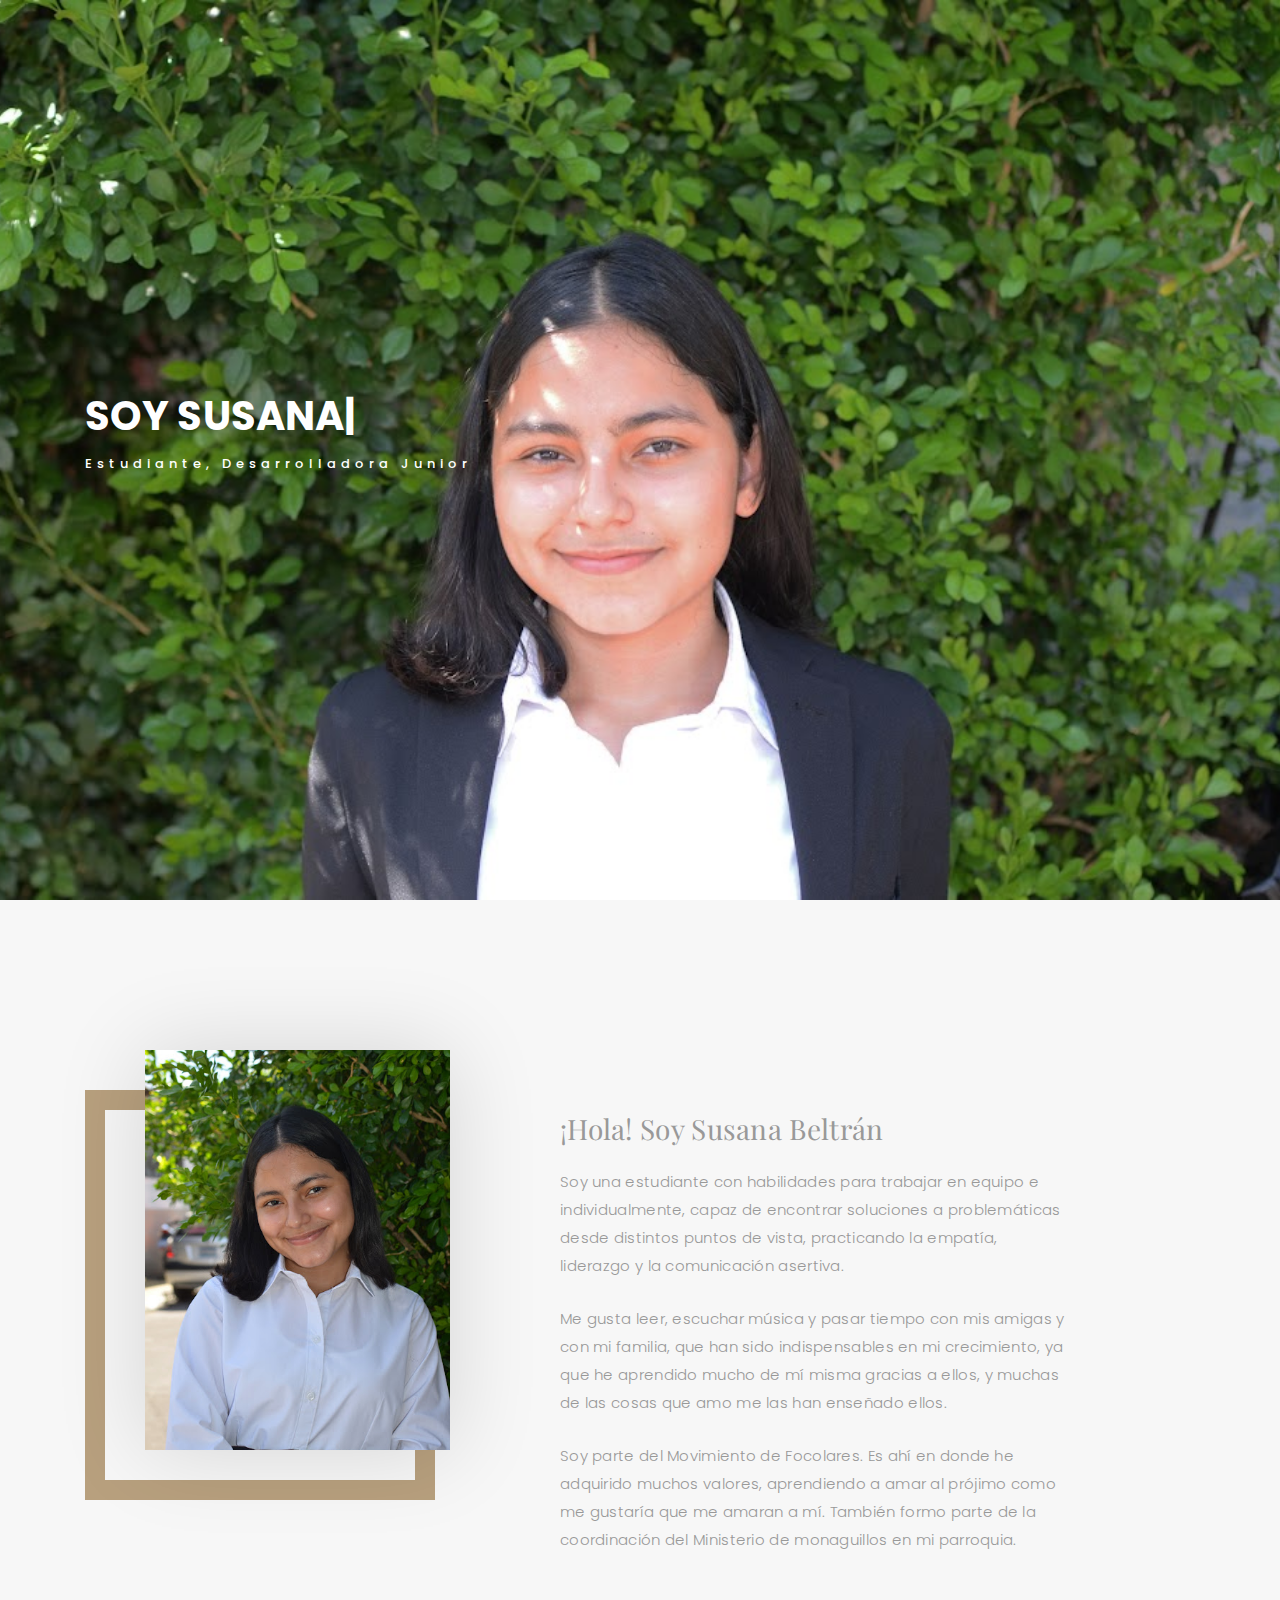
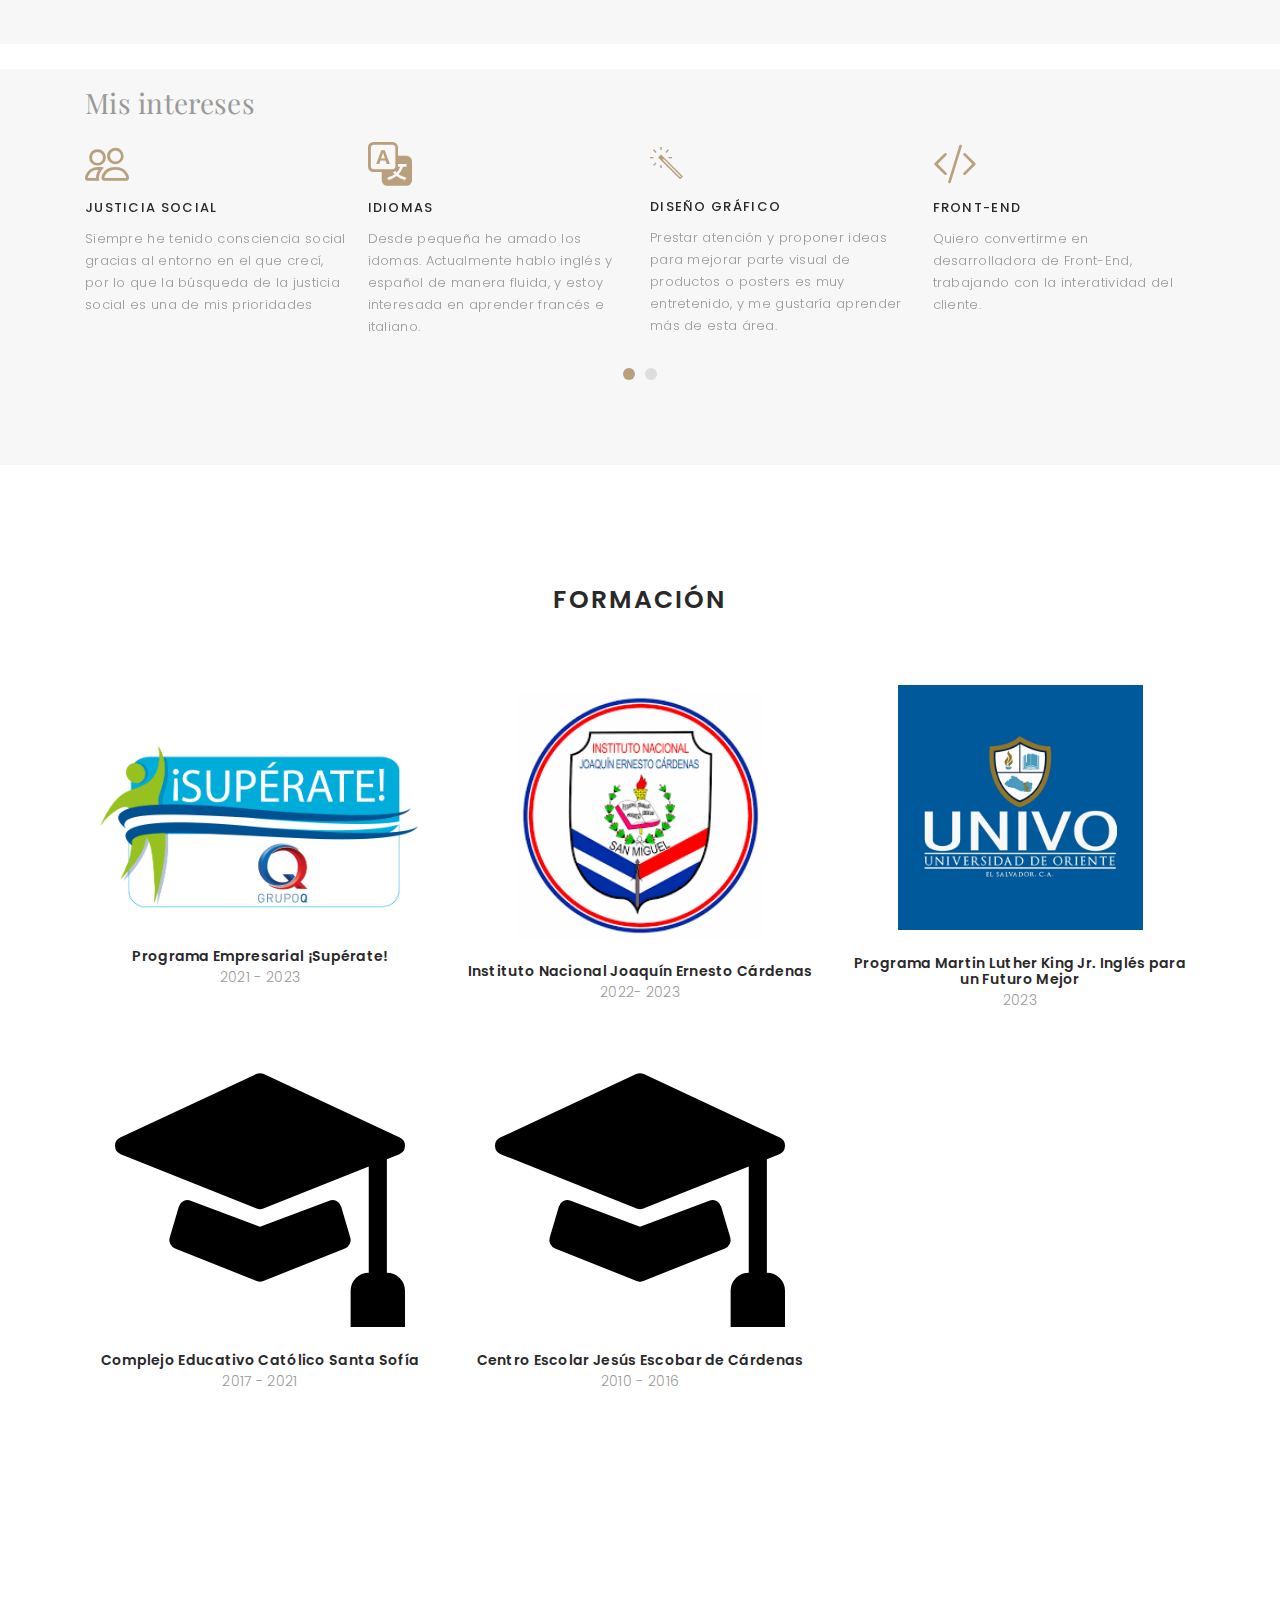
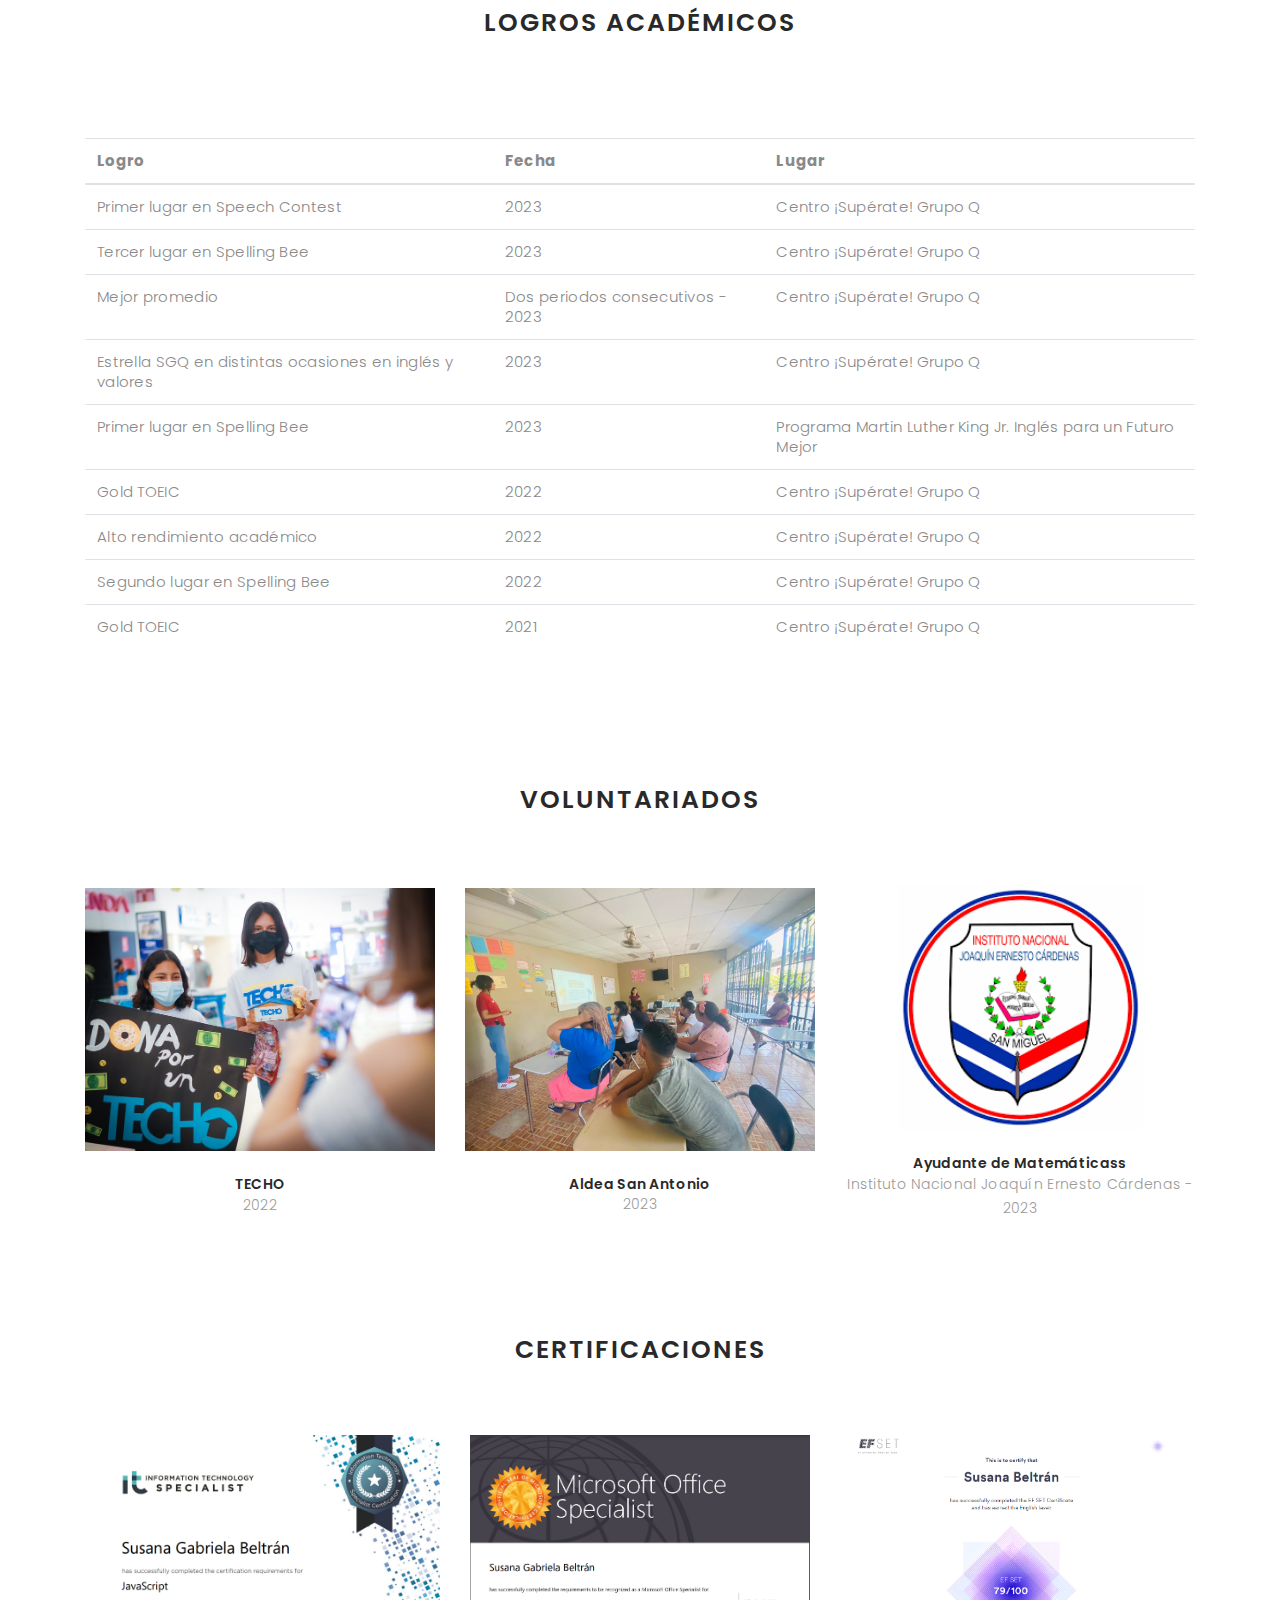
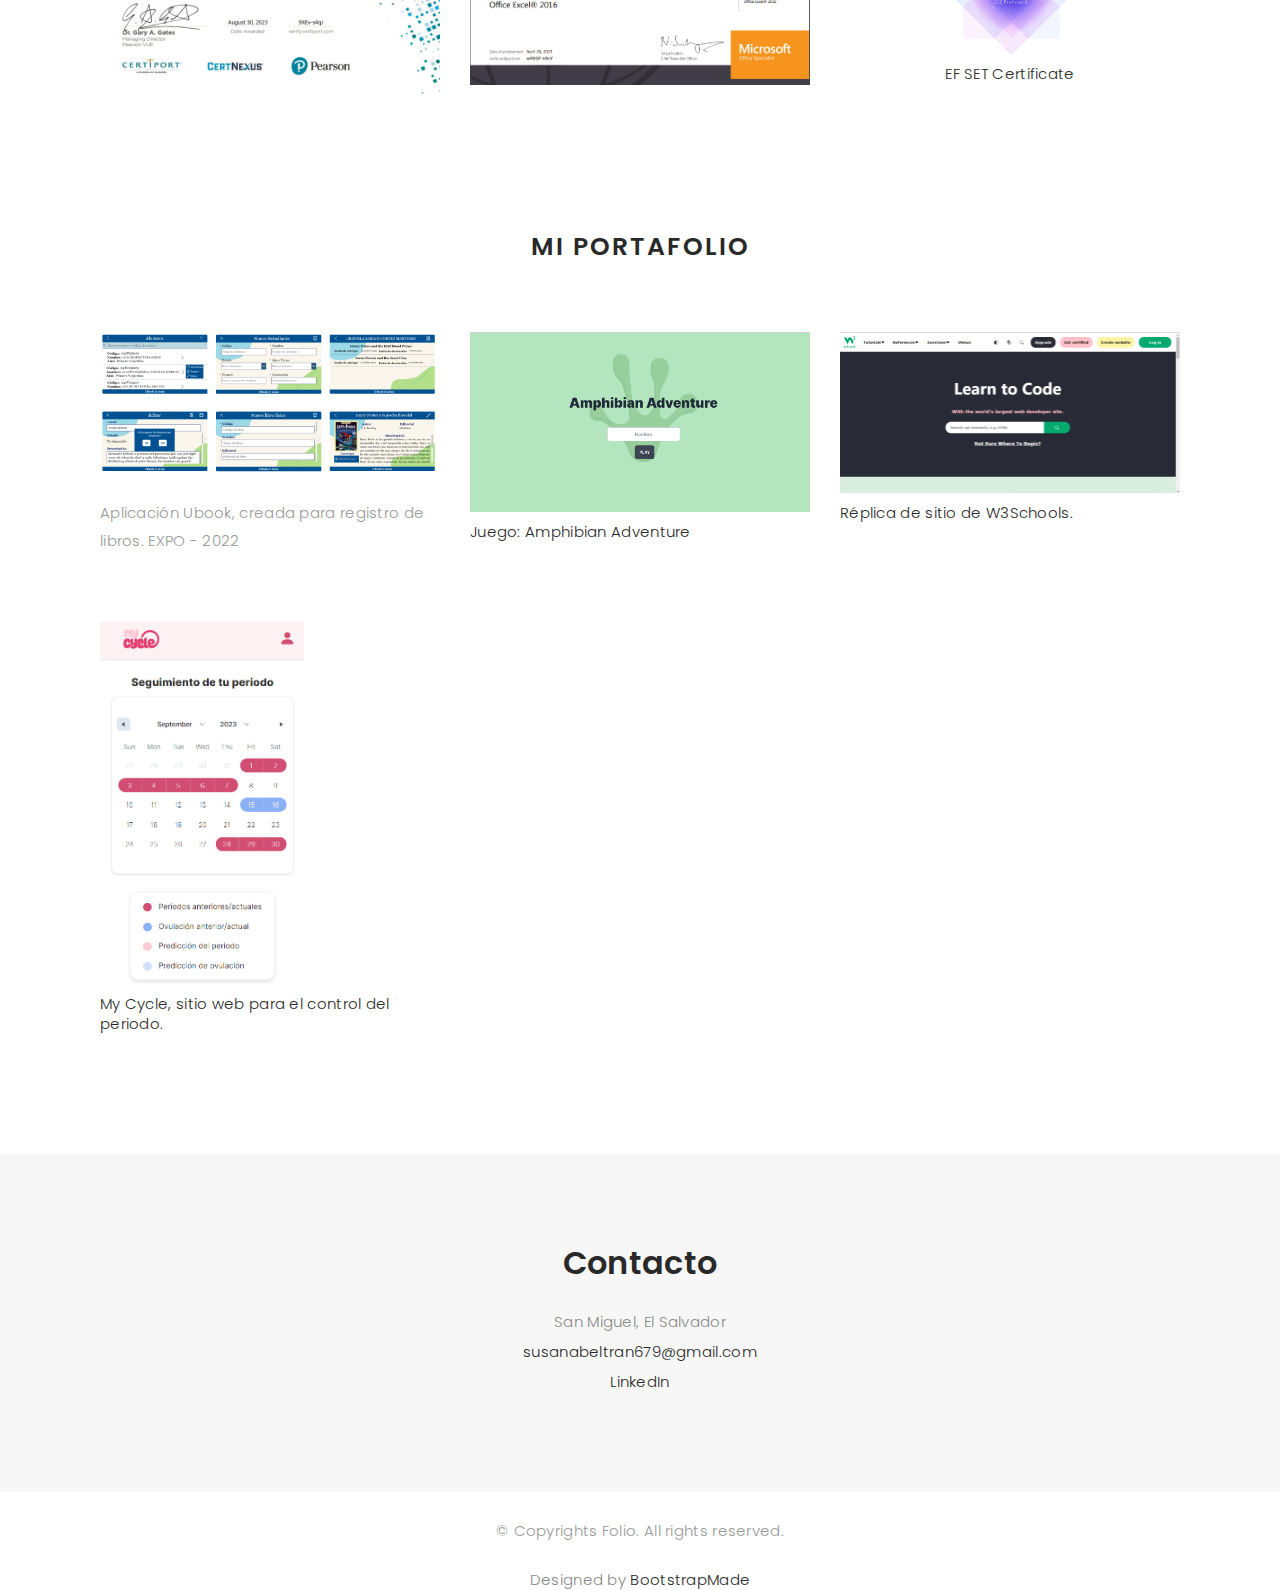
<file: index.html>
<!DOCTYPE html>
<html lang="en">

<head>
  <!-- meta -->
  <meta charset="utf-8">
  <meta content="width=device-width, initial-scale=1.0" name="viewport">

  <title>Susana Beltrán</title>
  <meta content="" name="keywords">
  <meta content="" name="description">

  <!-- Google Fonts -->
  <link
    href="https://fonts.googleapis.com/css?family=Poppins:300,300i,400,400i,500,500i,600,600i,700,700i|Playfair+Display:400,400i,700,700i,900,900i"
    rel="stylesheet">

  <!-- Bootstrap CSS File -->
  <link href="lib/bootstrap/css/bootstrap.min.css" rel="stylesheet">

  <!-- Libraries CSS Files -->
  <link href="lib/ionicons/css/ionicons.min.css" rel="stylesheet">
  <link href="lib/owlcarousel/assets/owl.carousel.min.css" rel="stylesheet">
  <link href="lib/magnific-popup/magnific-popup.css" rel="stylesheet">
  <link href="lib/hover/hover.min.css" rel="stylesheet">

  <!-- Main Stylesheet File -->
  <link href="css/style.css" rel="stylesheet">

  <!-- Responsive css -->
  <link href="css/responsive.css" rel="stylesheet">

  <!-- Favicon -->
  <link rel="shortcut icon" href="images/susana/logo.png">

  <!-- =======================================================
    Theme Name: Folio
    Theme URL: https://bootstrapmade.com/folio-bootstrap-portfolio-template/
    Author: BootstrapMade.com
    Author URL: https://bootstrapmade.com
  ======================================================= -->
</head>

<body>

  <!-- start section navbar -->
  <nav id="main-nav">
    <div class="row">
      <div class="container">

        <div class="logo">
          <a href="#header"><img src="images/susana/logo.png" alt="logo"></a>
        </div>

        <div class="responsive"><i data-icon="m" class="ion-navicon-round"></i></div>

        <ul class="nav-menu list-unstyled">
          <li><a href="#about" class="smoothScroll">Sobre mí</a></li>
          <li><a href="#formacion" class="smoothScroll">Formación</a></li>
          <li><a href="#logros" class="smoothScroll">Logros académicos</a></li>
          <li><a href="#voluntariados" class="smoothScroll">Voluntariados</a></li>
          <li><a href="#portfolio" class="smoothScroll">Certificaciones y Portafolio</a></li>
          <li><a href="#contact" class="smoothScroll">Contacto</a></li>
        </ul>

      </div>
    </div>
  </nav>
  <!-- End section navbar -->


  <!-- start section header -->
  <div id="header" class="home">

    <div class="container">
      <div class="header-content">
        <h1>Soy <span class="typed"></span></h1>
        <p>Estudiante, Desarrolladora Junior</p>

      </div>
    </div>
  </div>
  <!-- End section header -->


  <!-- start section about us -->
  <div id="about" class="paddsection">
    <div class="container">
      <div class="row justify-content-between">

        <div class="col-lg-4 ">
          <div class="div-img-bg">
            <div class="carousel-container about-img">
              <ul class="carousel-list">
                <li>
                  <div class="about-img">
                    <img src="images/susana/susana-vertical.jpg" class="img-responsive" alt="me">
                  </div>
                </li>
                <li>
                  <div class="about-img">
                    <img src="images/susana/family.png" class="img-responsive" alt="me">
                  </div>
                </li>
                <li>
                  <img src="images/susana/foco.jpg" class="img-responsive" alt="me">
                </li>
                <li>
                  <img src="images/susana/iglesia.jpg" class="img-responsive" alt="me">
                </li>
                <li>
                  <img src="images/susana/concurso.jpg" class="img-responsive" alt="me">
                </li>
                <li>
                  <img src="images/susana/foto-ubook.jpg" class="img-responsive" alt="me">
                </li>
                <li>
                  <img src="images/susana/hugo.jpg" class="img-responsive" alt="me">
                </li>
                <li>
                  <img src="images/susana/girls.jpg" class="img-responsive" alt="me">
                </li>
                <li>
                  <img src="images/susana/parents.jpg" class="img-responsive" alt="me">
                </li>
                <li>
                  <img src="images/susana/family2.jpg" class="img-responsive" alt="me">
                </li>
                <li>
                  <img src="images/susana/spelling.jpg" class="img-responsive" alt="me">
                </li>
                <li>
                  <img src="images/susana/cycle.jpg" class="img-responsive" alt="me">
                </li>
              </ul>
            </div>

          </div>
        </div>

        <div class="col-lg-7">
          <div class="about-descr">

            <p class="p-heading">¡Hola! Soy Susana Beltrán </p>
            <p class="separator"> Soy una estudiante con habilidades para trabajar en equipo e individualmente, capaz de
              encontrar soluciones a problemáticas desde distintos puntos de vista, practicando la empatía, liderazgo y
              la comunicación asertiva.
            </p>
            <p class="separator">
              Me gusta leer, escuchar música y pasar tiempo con mis amigas y con mi familia, que han sido indispensables en mi crecimiento, ya que he aprendido
              mucho de mí misma gracias a ellos, y muchas de las cosas que amo me las han enseñado ellos.
            </p>
            <p class="separator">
              Soy parte del Movimiento de Focolares. Es ahí en
              donde he adquirido muchos valores, aprendiendo a amar al prójimo como me gustaría que me amaran a mí.
              También formo parte de la coordinación del Ministerio de monaguillos en mi parroquia.
            </p>

          </div>

        </div>
      </div>
    </div>
  </div>
  <!-- end section about us -->


  <!-- start section services -->
  <div id="services">
    <div class="container">
      <p class="p-heading">Mis intereses </p>
      <div class="services-carousel owl-theme">

        <div class="services-block">

          <i class="bi bi-people"></i>
          <span>Justicia social</span>
          <p class="separator">Siempre he tenido consciencia social gracias al entorno en el que crecí, por lo que la
            búsqueda de la justicia social es una de mis prioridades</p>

        </div>

        <div class="services-block">

          <i class="bi bi-translate"></i>
          <span>Idiomas</span>
          <p class="separator">Desde pequeña he amado los idomas. Actualmente hablo inglés y español de manera fluida, y
            estoy interesada en aprender francés e italiano. </p>

        </div>

        <div class="services-block">

          <i class="ion-ios-color-wand-outline"></i>
          <span>Diseño gráfico</span>
          <p class="separator">Prestar atención y proponer ideas para mejorar parte visual de productos o posters es muy
            entretenido, y me gustaría aprender más de esta área.</p>

        </div>

        <div class="services-block">

          <i class="bi bi-code-slash"></i>
          <span>Front-End</span>
          <p class="separator">Quiero convertirme en desarrolladora de Front-End, trabajando con la interatividad del cliente.
          </p>

        </div>

        <div class="services-block">

          <i class="bi bi-briefcase"></i>
          <span>Negocios</span>
          <p class="separator">Mi sueño es tener mi empresa tecnológica en el país al lado de mis hermanos, así pudiendo
            mejorar las propuestas de tecnología del país y la vida de salvadoreños y salvadoreñas.</p>

        </div>

        <div class="services-block">

          <i class="bi bi-person-heart"></i>
          <span>Psicología</span>
          <p class="separator">Un área totalmente hermosa, me ha gustado desde pequeña, y aunque no me dedicaré a ella,
            es importante conocerla y saber cuidar nuestra salud mental. </p>

        </div>

      </div>

    </div>

  </div>
  <!-- end section services -->


  <!-- start section formacion -->
  <div id="formacion" class="text-left paddsection">
    <center>
      <div class="container">
        <div class="section-title text-center">
          <h2 style="padding-top: 30px;">Formación</h2>
        </div>
      </div>

      <div class="container">
        <div class="journal-block">
          <div class="row" style="flex: 1 1 0%;align-items: center">

            <div class="col-lg-4 col-md-6">
              <div class="journal-info">

                <img src="images/susana/grupoq.png" class="img-responsive" alt="img"
                  style="height:200%; width:200%; padding-top: 25px;">

                <div class="journal-txt">

                  <h4>Programa Empresarial ¡Supérate!</h4>
                  <p class="separator">2021 - 2023
                  </p>

                </div>

              </div>
            </div>


            <div class="col-lg-4 col-md-6">
              <div class="journal-info">

                <img src="images/susana/injecar.png" class="img-responsive" alt="img" style="height: 50%; width:70%;">

                <div class="journal-txt">

                  <h4>Instituto Nacional Joaquín Ernesto Cárdenas</h4>
                  <p class="separator">2022- 2023
                  </p>

                </div>

              </div>
            </div>

            <div class="col-lg-4 col-md-6">
              <div class="journal-info">

                <img src="images/susana/univp.jpg" class="img-responsive" alt="img" style="height: 50%; width:70%;">

                <div class="journal-txt">

                  <h4>Programa Martin Luther King Jr. Inglés para un Futuro Mejor</h4>
                  <p class="separator">2023
                  </p>

                </div>

              </div>
            </div>

          </div>
        </div>
      </div>
      <div class="container">
        <div class="journal-block">
          <div class="row">

            <div class="col-lg-4 col-md-6">
              <div class="journal-info">

                <img src="images/susana/graduado.svg" class="img-responsive" alt="img"
                  style="height: 130%; width:130%; padding-left: 30px; padding-right: 30px;">

                <div class="journal-txt">

                  <h4>Complejo Educativo Católico Santa Sofía</h4>
                  <p class="separator">2017 - 2021
                  </p>

                </div>

              </div>
            </div>

            <div class="col-lg-4 col-md-6">
              <div class="journal-info">

                <img src="images/susana/graduado.svg" class="img-responsive" alt="img"
                  style="height: 130%; width:130%; padding-left: 30px; padding-right: 30px;">

                <div class="journal-txt">

                  <h4>Centro Escolar Jesús Escobar de Cárdenas</h4>
                  <p class="separator">2010 - 2016
                  </p>

                </div>

              </div>
            </div>


          </div>
        </div>
      </div>

  </div>
  </center>
  <!-- End section formacion -->

  <!-- start section logros -->
  <div class="container paddsection" id="logros">
    <div class="section-title text-center" style="margin: 10px;">
      <h2>Logros académicos</h2>
    </div>
  </div>

  <div class="container">
    <div>
      <table class="table">
        <thead>
          <th>Logro</th>
          <th>Fecha</th>
          <th>Lugar</th>
        </thead>
        <tr>
          <td>Primer lugar en Speech Contest</td>
          <td>2023</td>
          <td>Centro ¡Supérate! Grupo Q</td>
        </tr>
        <tr>
          <td>Tercer lugar en Spelling Bee</td>
          <td>2023</td>
          <td>Centro ¡Supérate! Grupo Q</td>
        </tr>
        <tr>
          <td>Mejor promedio</td>
          <td>Dos periodos consecutivos - 2023</td>
          <td>Centro ¡Supérate! Grupo Q</td>
        </tr>
        <tr>
          <td>Estrella SGQ en distintas ocasiones en inglés y valores</td>
          <td>2023</td>
          <td>Centro ¡Supérate! Grupo Q</td>
        </tr>
        <tr>
          <td>Primer lugar en Spelling Bee</td>
          <td>2023</td>
          <td>Programa Martin Luther King Jr. Inglés para un Futuro Mejor</td>
        </tr>
        <tr>
          <td>Gold TOEIC</td>
          <td>2022</td>
          <td>Centro ¡Supérate! Grupo Q</td>
        </tr>
        <tr>
          <td>Alto rendimiento académico</td>
          <td>2022</td>
          <td>Centro ¡Supérate! Grupo Q</td>
        </tr>
        <tr>
          <td>Segundo lugar en Spelling Bee</td>
          <td>2022</td>
          <td>Centro ¡Supérate! Grupo Q</td>
        </tr>
        <tr>
          <td>Gold TOEIC</td>
          <td>2021</td>
          <td>Centro ¡Supérate! Grupo Q</td>
        </tr>
      </table>
    </div>
  </div>
  <!-- End section logros -->

  <!-- start section Voluntariados -->
  <div id="voluntariados" class="text-left paddsection">
    <center>
      <div class="container">
        <div class="section-title text-center">
          <h2 style="padding-top: 30px;">Voluntariados</h2>
        </div>
      </div>

      <div class="container">
        <div class="journal-block">
          <div class="row" style="flex: 1 1 0%;align-items: center">

            <div class="col-lg-4 col-md-6">
              <div class="journal-info">

                <img src="images/susana/techo.jpg" class="img-responsive" alt="img" style="height:200%; width:200%">

                <div class="journal-txt">

                  <h4>TECHO</h4>
                  <p class="separator">2022
                  </p>

                </div>

              </div>
            </div>

            <div class="col-lg-4 col-md-6">
              <div class="journal-info">
                <img src="images/susana/sanAntonio.jpg" class="img-responsive" alt="img"
                  style="height: 130%; width:130%;">

                <div class="journal-txt">

                  <h4>Aldea San Antonio</h4>
                  <p class="separator">2023
                  </p>

                </div>

              </div>
            </div>

            <div class="col-lg-4 col-md-6">
              <div class="journal-info">
                <img src="images/susana/injecar.png" class="img-responsive" alt="img" style="height: 50%; width:70%;">

                <div class="journal-txt">

                  <h4>Ayudante de Matemáticass</h4>
                  <p class="separator">Instituto Nacional Joaquín Ernesto Cárdenas - 2023
                  </p>

                </div>
              </div>


            </div>
          </div>
        </div>

      </div>
    </center>

    <!-- start section voluntariados -->
    <div id="portfolio" class="text-center paddsection">

      <div class="container">
        <div class="section-title text-center">
          <h2>Certificaciones</h2>
        </div>
      </div>

      <div class="container">
        <div class="row">
          <div class="col-md-12">

            <div class="portfolio-container">


              <div class="col-lg-4 col-md-6 portfolio-thumbnail">
                <a class="popup-img" href="images/portfolio/js.png">
                  <img src="images/portfolio/js.png" alt="img">
                </a>
              </div>

              <div class="col-lg-4 col-md-6 portfolio-thumbnail">
                <a class="popup-img" href="images/portfolio/excel.png">
                  <img src="images/portfolio/excel.png" alt="img">
                </a>
              </div>


              <div class="col-lg-4 col-md-6 portfolio-thumbnail">
                <a class="popup-img" href="images/portfolio/ingles.png">
                  <img src="images/portfolio/ingles.png" alt="img">
                </a>
                <a href="https://www.efset.org/cert/RUnMW5" target="_blank">EF SET Certificate</a>
              </div>

              
            </div>
          </div>
        </div>
      </div>

    </div>
    <!-- End section portfolio -->

    <div class="container">
      <div class="section-title text-center">
        <h2>Mi Portafolio</h2>
      </div>
    </div>

    <div class="container">
      <div class="row">
        <div class="col-md-12">

          <div class="portfolio-container">

            <div class="col-lg-4 col-md-6 portfolio-thumbnail">
              <a class="popup-img" href="images/portfolio/ubook.png">
                <img src="images/portfolio/ubook.png" alt="img">
              </a>
              <p>Aplicación Ubook, creada para registro de libros.
                EXPO - 2022
              </p>
            </div>

            <div class="col-lg-4 col-md-6 portfolio-thumbnail">
              <a class="popup-img" href="images/portfolio/game.png">
                <img src="images/portfolio/game.png" alt="img" style="padding-bottom: 10px;">
              </a>
              <a href="https://amphibian-adventure.netlify.app/" target="_blank">Juego: Amphibian Adventure</a>
            </div>

            <div class="col-lg-4 col-md-6 portfolio-thumbnail">
              <a class="popup-img" href="images/portfolio/w3schools-replica.png">
                <img src="images/portfolio/w3schools-replica.png" alt="img" style="padding-bottom: 10px;">
              </a>
              <a href="https://7iqq9p.csb.app/" target="_blank">Réplica de sitio de W3Schools.</a>
            </div>

            <div class="col-lg-4 col-md-6 portfolio-thumbnail">
              <a class="popup-img" href="images/susana/mycycle.png">
                <img src="images/susana/mycycle.png" alt="img" style="padding-bottom: 10px; width: 60%;">
              </a> <br>
              <a href="https://my-cycle.vercel.app/" target="_blank">My Cycle, sitio web para el control del periodo.</a>
            </div>
          </div>
        </div>
      </div>
    </div>

  </div>



    <!-- start section contact -->
    <div id="contact" class="paddsection" style="background-color: #F7F7F7;">
      <center>
        <div class="contact-contact">

          <h2 class="mb-30">Contacto</h2>

          <ul class="contact-details">
            <li><span>San Miguel, El Salvador</span></li>
            <li><span><a href="mailto:susanabeltran679@gmail.com">susanabeltran679@gmail.com</a></span></li>
            <li><a href="https://www.linkedin.com/in/susan-beltran/" target="_blank">LinkedIn</a></li>
          </ul>

        </div>
      </center>
    </div>
    <!-- start sectoion contact -->


    <!-- start section footer -->
    <div id="footer" class="text-center">
      <div class="container">

        <p>&copy; Copyrights Folio. All rights reserved.</p>

        <div class="credits">
          <!--
          All the links in the footer should remain intact.
          You can delete the links only if you purchased the pro version.
          Licensing information: https://bootstrapmade.com/license/
          Purchase the pro version with working PHP/AJAX contact form: https://bootstrapmade.com/buy/?theme=Folio
        -->
          Designed by <a href="https://bootstrapmade.com/">BootstrapMade</a>
        </div>

      </div>
    </div>
    <!-- End section footer -->

    <!-- JavaScript Libraries -->
    <script src="lib/jquery/jquery.min.js"></script>
    <script src="lib/jquery/jquery-migrate.min.js"></script>
    <script src="lib/bootstrap/js/bootstrap.bundle.min.js"></script>
    <script src="lib/typed/typed.js"></script>
    <script src="lib/owlcarousel/owl.carousel.min.js"></script>
    <script src="lib/magnific-popup/magnific-popup.min.js"></script>
    <script src="lib/isotope/isotope.pkgd.min.js"></script>

    <!-- Contact Form JavaScript File -->
    <script src="contactform/contactform.js"></script>

    <!-- Template Main Javascript File -->
    <script src="js/main.js"></script>

</body>

</html>
</file>
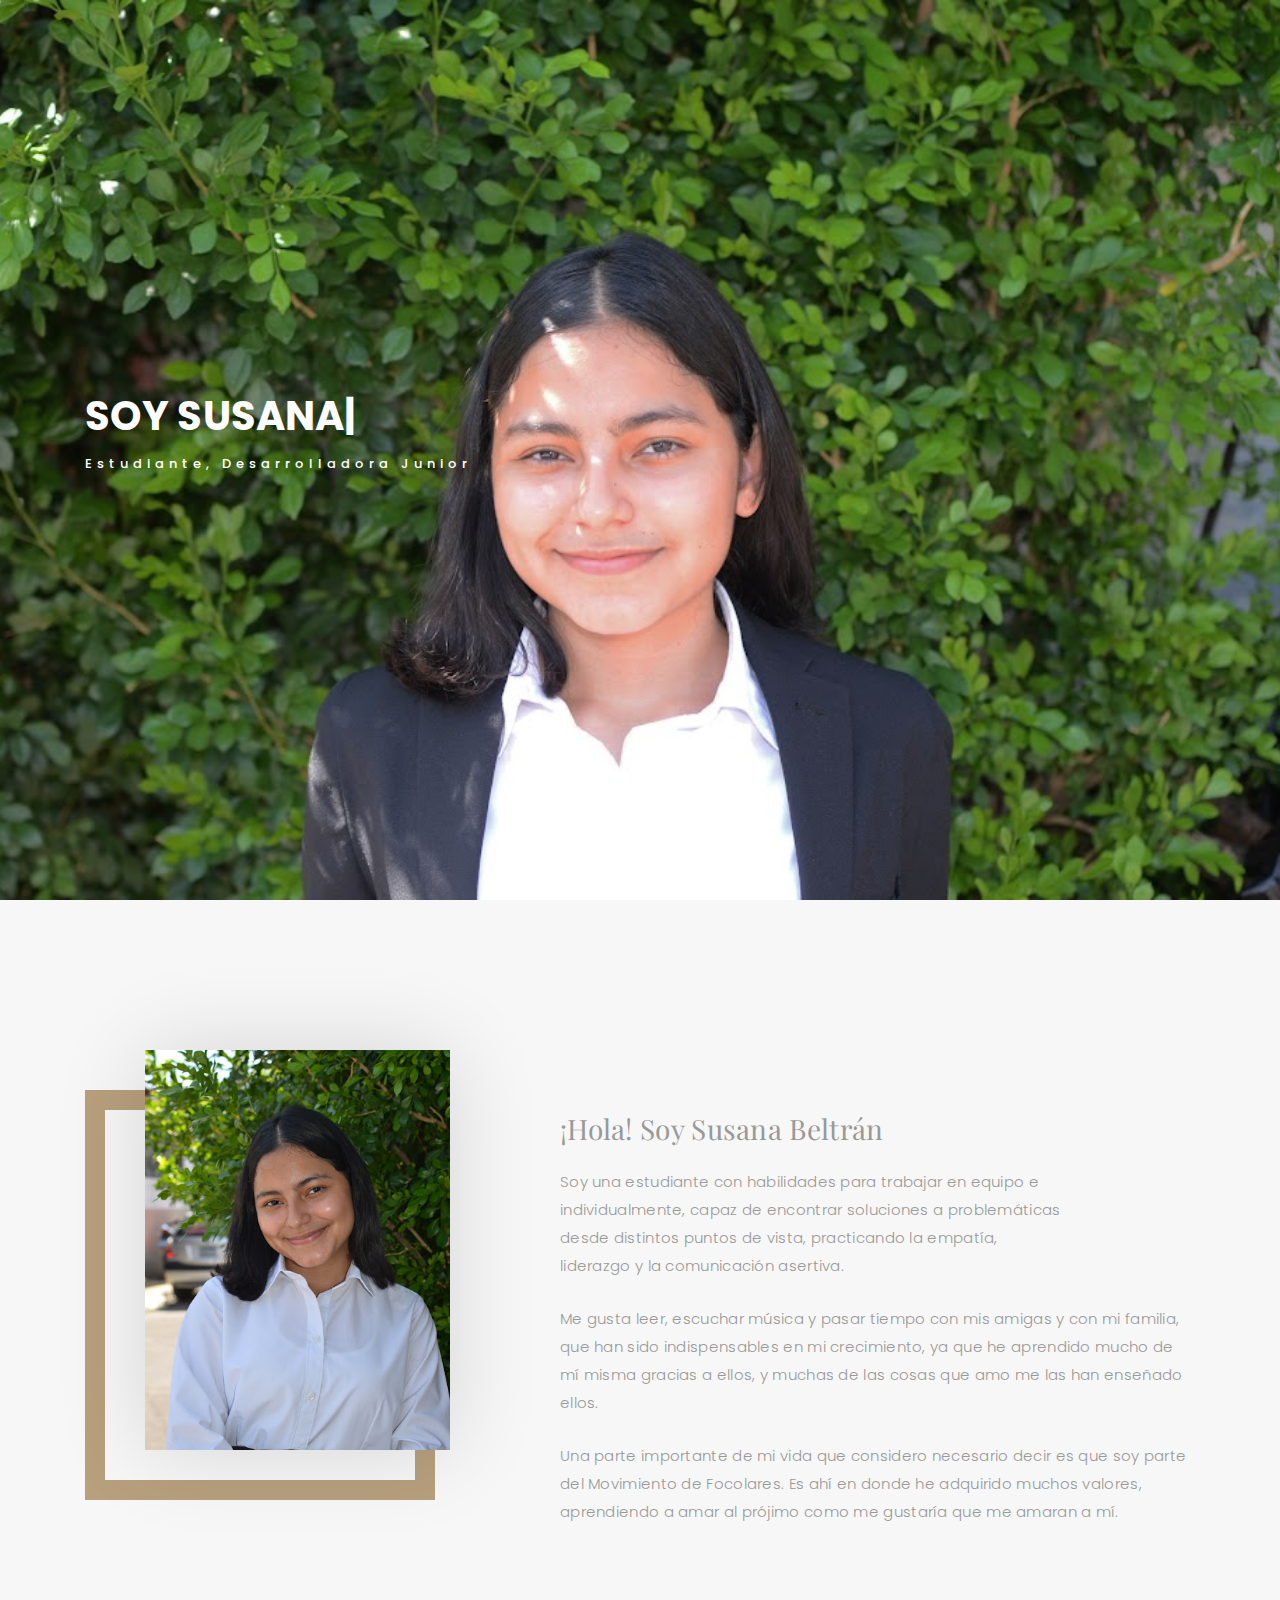
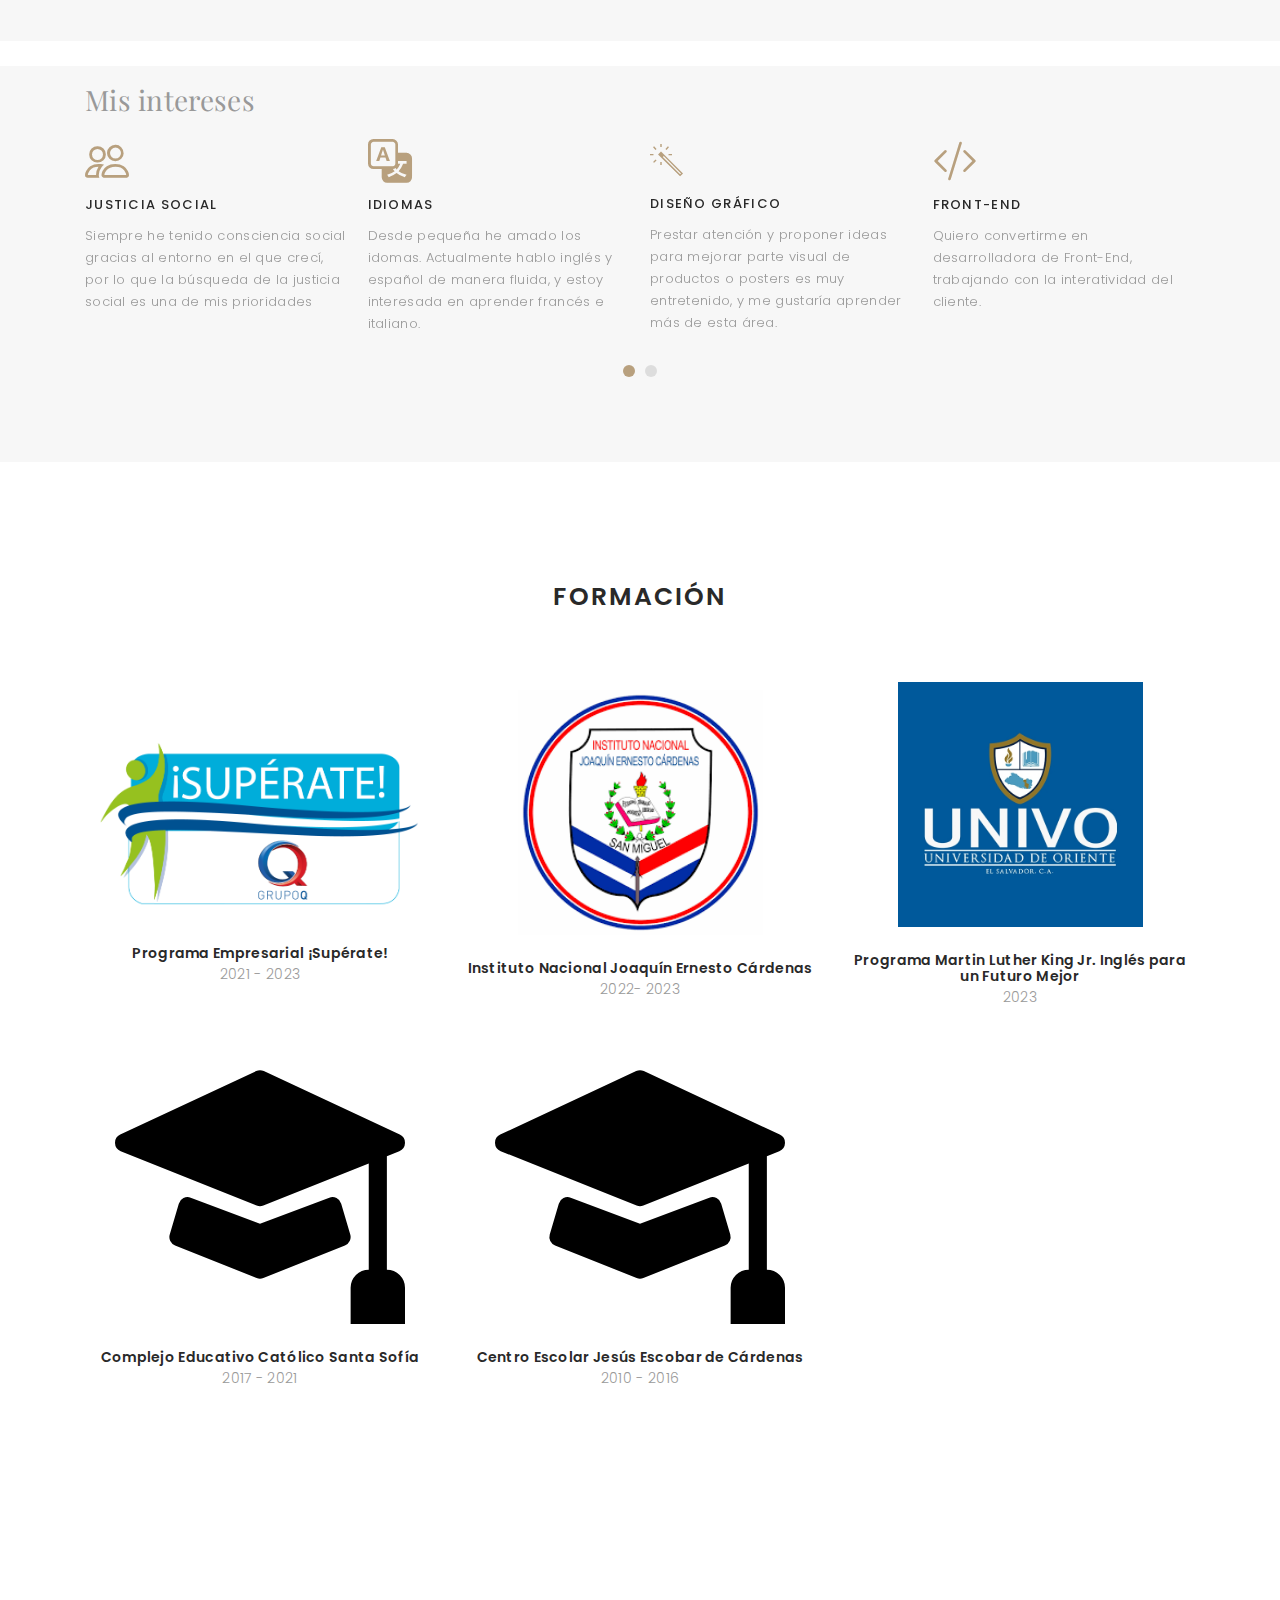
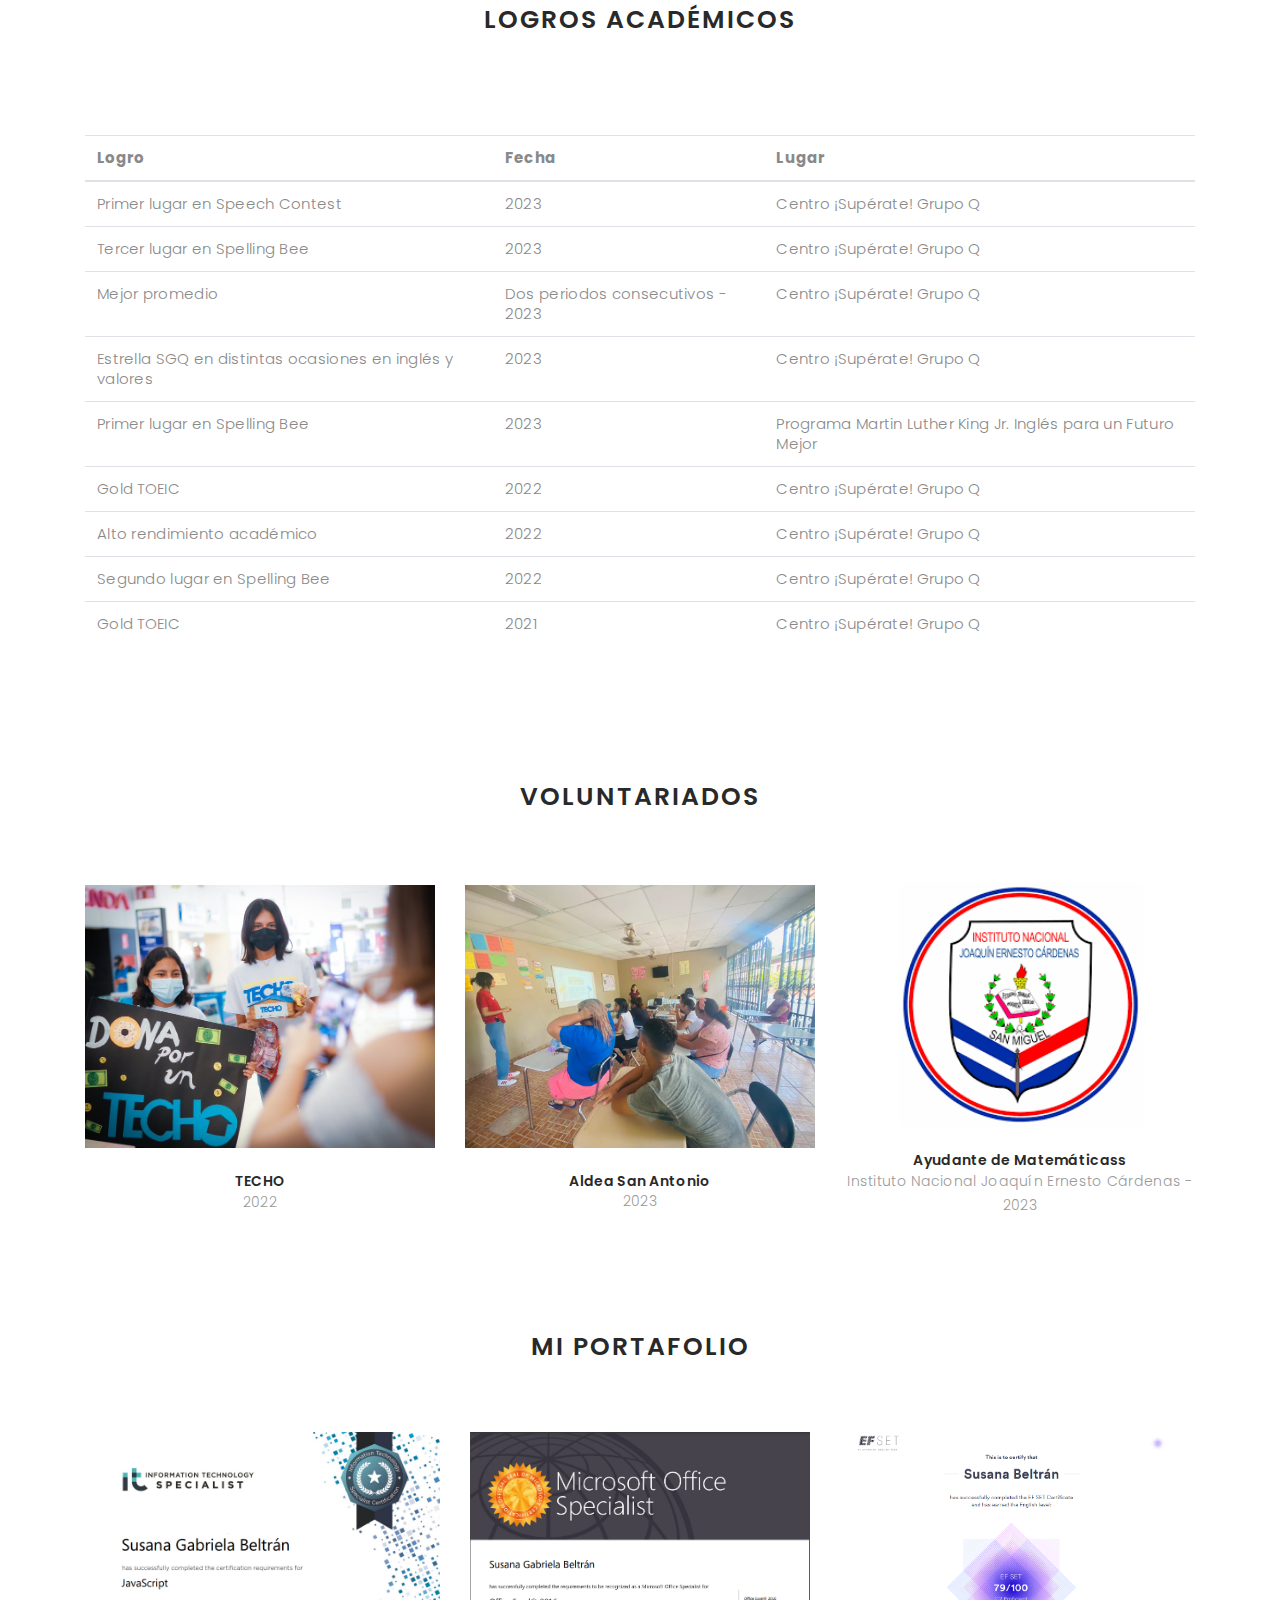
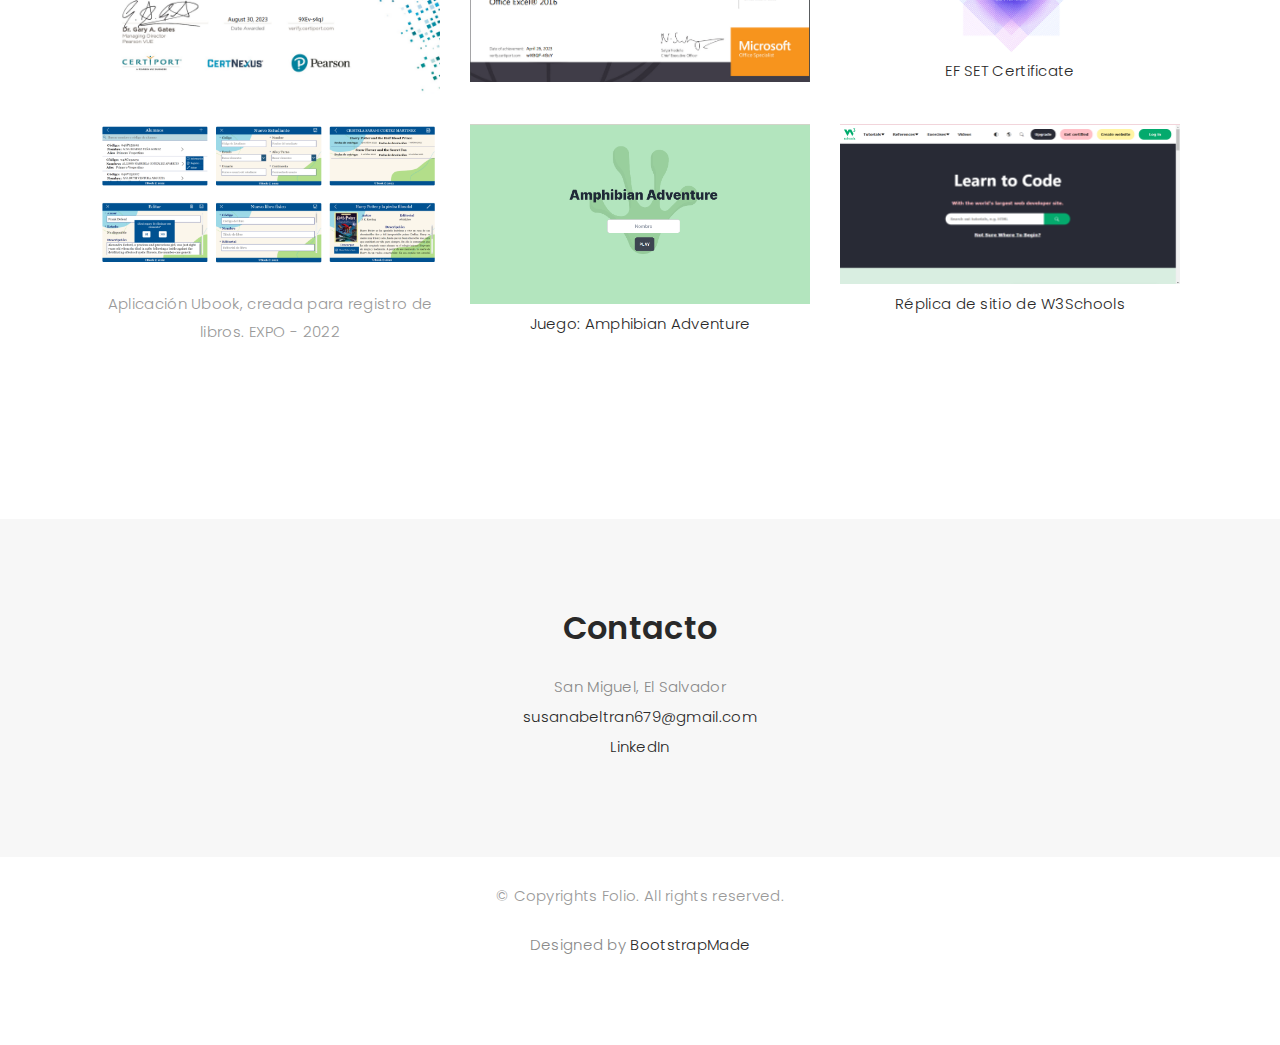
<file: Folio/index.html>
<!DOCTYPE html>
<html lang="en">

<head>
  <!-- meta -->
  <meta charset="utf-8">
  <meta content="width=device-width, initial-scale=1.0" name="viewport">

  <title>Susana Beltrán</title>
  <meta content="" name="keywords">
  <meta content="" name="description">

  <!-- Google Fonts -->
  <link
    href="https://fonts.googleapis.com/css?family=Poppins:300,300i,400,400i,500,500i,600,600i,700,700i|Playfair+Display:400,400i,700,700i,900,900i"
    rel="stylesheet">

  <!-- Bootstrap CSS File -->
  <link href="lib/bootstrap/css/bootstrap.min.css" rel="stylesheet">

  <!-- Libraries CSS Files -->
  <link href="lib/ionicons/css/ionicons.min.css" rel="stylesheet">
  <link href="lib/owlcarousel/assets/owl.carousel.min.css" rel="stylesheet">
  <link href="lib/magnific-popup/magnific-popup.css" rel="stylesheet">
  <link href="lib/hover/hover.min.css" rel="stylesheet">

  <!-- Main Stylesheet File -->
  <link href="css/style.css" rel="stylesheet">

  <!-- Responsive css -->
  <link href="css/responsive.css" rel="stylesheet">

  <!-- Favicon -->
  <link rel="shortcut icon" href="images/susana/logo.png">

  <!-- =======================================================
    Theme Name: Folio
    Theme URL: https://bootstrapmade.com/folio-bootstrap-portfolio-template/
    Author: BootstrapMade.com
    Author URL: https://bootstrapmade.com
  ======================================================= -->
</head>

<body>

  <!-- start section navbar -->
  <nav id="main-nav">
    <div class="row">
      <div class="container">

        <div class="logo">
          <a href="index.html"><img src="images/susana/logo.png" alt="logo"></a>
        </div>

        <div class="responsive"><i data-icon="m" class="ion-navicon-round"></i></div>

        <ul class="nav-menu list-unstyled">
          <li><a href="#header" class="smoothScroll">Inicio</a></li>
          <li><a href="#about" class="smoothScroll">Acerca de mí</a></li>
          <li><a href="#formacion" class="smoothScroll">Formación</a></li>
          <li><a href="#logros" class="smoothScroll">Logros académicos</a></li>
          <li><a href="#voluntariados" class="smoothScroll">Voluntariados</a></li>
          <li><a href="#portfolio" class="smoothScroll">Portafolio</a></li>
          <li><a href="#contact" class="smoothScroll">Contacto</a></li>
        </ul>

      </div>
    </div>
  </nav>
  <!-- End section navbar -->


  <!-- start section header -->
  <div id="header" class="home">

    <div class="container">
      <div class="header-content">
        <h1>Soy <span class="typed"></span></h1>
        <p>Estudiante, Desarrolladora Junior</p>

      </div>
    </div>
  </div>
  <!-- End section header -->


  <!-- start section about us -->
  <div id="about" class="paddsection">
    <div class="container">
      <div class="row justify-content-between">

        <div class="col-lg-4 ">
          <div class="div-img-bg">
            <div class="carousel-container about-img">
              <ul class="carousel-list">
                <li>
                  <div class="about-img">
                    <img src="images/susana/susana-vertical.jpg" class="img-responsive" alt="me">
                  </div>
                </li>
                <li>
                  <div class="about-img">
                    <img src="images/susana/family.png" class="img-responsive" alt="me">
                  </div>
                </li>
                <li>
                  <img src="images/susana/foco.jpg" class="img-responsive" alt="me">
                </li>
                <li>
                  <img src="images/susana/iglesia.jpg" class="img-responsive" alt="me">
                </li>
                <li>
                  <img src="images/susana/concurso.jpg" class="img-responsive" alt="me">
                </li>
                <li>
                  <img src="images/susana/foto-ubook.jpg" class="img-responsive" alt="me">
                </li>
                <li>
                  <img src="images/susana/hugo.jpg" class="img-responsive" alt="me">
                </li>
                <li>
                  <img src="images/susana/girls.jpg" class="img-responsive" alt="me">
                </li>
                <li>
                  <img src="images/susana/parents.jpg" class="img-responsive" alt="me">
                </li>
                <li>
                  <img src="images/susana/family2.jpg" class="img-responsive" alt="me">
                </li>
                <li>
                  <img src="images/susana/spelling.jpg" class="img-responsive" alt="me">
                </li>
              </ul>
            </div>

          </div>
        </div>

        <div class="col-lg-7">
          <div class="about-descr">

            <p class="p-heading">¡Hola! Soy Susana Beltrán </p>
            <p class="separator"> Soy una estudiante con habilidades para trabajar en equipo e individualmente, capaz de
              encontrar soluciones a problemáticas desde distintos puntos de vista, practicando la empatía, liderazgo y
              la comunicación asertiva.
            </p>
            <p>
              Me gusta leer, escuchar música y pasar tiempo con mis amigas y con mi familia, que han sido indispensables en mi crecimiento, ya que he aprendido
              mucho de mí misma gracias a ellos, y muchas de las cosas que amo me las han enseñado ellos.
            </p>
            <p>
              Una parte importante de mi vida que considero necesario decir es que soy parte del Movimiento de
              Focolares. Es ahí en
              donde he adquirido muchos valores, aprendiendo a amar al prójimo como me gustaría que me amaran a mí.
            </p>

          </div>

        </div>
      </div>
    </div>
  </div>
  <!-- end section about us -->


  <!-- start section services -->
  <div id="services">
    <div class="container">
      <p class="p-heading">Mis intereses </p>
      <div class="services-carousel owl-theme">

        <div class="services-block">

          <i class="bi bi-people"></i>
          <span>Justicia social</span>
          <p class="separator">Siempre he tenido consciencia social gracias al entorno en el que crecí, por lo que la
            búsqueda de la justicia social es una de mis prioridades</p>

        </div>

        <div class="services-block">

          <i class="bi bi-translate"></i>
          <span>Idiomas</span>
          <p class="separator">Desde pequeña he amado los idomas. Actualmente hablo inglés y español de manera fluida, y
            estoy interesada en aprender francés e italiano. </p>

        </div>

        <div class="services-block">

          <i class="ion-ios-color-wand-outline"></i>
          <span>Diseño gráfico</span>
          <p class="separator">Prestar atención y proponer ideas para mejorar parte visual de productos o posters es muy
            entretenido, y me gustaría aprender más de esta área.</p>

        </div>

        <div class="services-block">

          <i class="bi bi-code-slash"></i>
          <span>Front-End</span>
          <p class="separator">Quiero convertirme en desarrolladora de Front-End, trabajando con la interatividad del cliente.
          </p>

        </div>

        <div class="services-block">

          <i class="bi bi-briefcase"></i>
          <span>Negocios</span>
          <p class="separator">Mi sueño es tener mi empresa tecnológica en el país al lado de mis hermanos, así pudiendo
            mejorar las propuestas de tecnología del país y la vida de salvadoreños y salvadoreñas.</p>

        </div>

        <div class="services-block">

          <i class="bi bi-person-heart"></i>
          <span>Psicología</span>
          <p class="separator">Un área totalmente hermosa, me ha gustado desde pequeña, y aunque no me dedicaré a ella,
            es importante conocerla y saber cuidar nuestra salud mental. </p>

        </div>

      </div>

    </div>

  </div>
  <!-- end section services -->


  <!-- start section formacion -->
  <div id="formacion" class="text-left paddsection">
    <center>
      <div class="container">
        <div class="section-title text-center">
          <h2 style="padding-top: 30px;">Formación</h2>
        </div>
      </div>

      <div class="container">
        <div class="journal-block">
          <div class="row" style="flex: 1 1 0%;align-items: center">

            <div class="col-lg-4 col-md-6">
              <div class="journal-info">

                <img src="images/susana/grupoq.png" class="img-responsive" alt="img"
                  style="height:200%; width:200%; padding-top: 25px;">

                <div class="journal-txt">

                  <h4>Programa Empresarial ¡Supérate!</h4>
                  <p class="separator">2021 - 2023
                  </p>

                </div>

              </div>
            </div>


            <div class="col-lg-4 col-md-6">
              <div class="journal-info">

                <img src="images/susana/injecar.png" class="img-responsive" alt="img" style="height: 50%; width:70%;">

                <div class="journal-txt">

                  <h4>Instituto Nacional Joaquín Ernesto Cárdenas</h4>
                  <p class="separator">2022- 2023
                  </p>

                </div>

              </div>
            </div>

            <div class="col-lg-4 col-md-6">
              <div class="journal-info">

                <img src="images/susana/univp.jpg" class="img-responsive" alt="img" style="height: 50%; width:70%;">

                <div class="journal-txt">

                  <h4>Programa Martin Luther King Jr. Inglés para un Futuro Mejor</h4>
                  <p class="separator">2023
                  </p>

                </div>

              </div>
            </div>

          </div>
        </div>
      </div>
      <div class="container">
        <div class="journal-block">
          <div class="row">

            <div class="col-lg-4 col-md-6">
              <div class="journal-info">

                <img src="images/susana/graduado.svg" class="img-responsive" alt="img"
                  style="height: 130%; width:130%; padding-left: 30px; padding-right: 30px;">

                <div class="journal-txt">

                  <h4>Complejo Educativo Católico Santa Sofía</h4>
                  <p class="separator">2017 - 2021
                  </p>

                </div>

              </div>
            </div>

            <div class="col-lg-4 col-md-6">
              <div class="journal-info">

                <img src="images/susana/graduado.svg" class="img-responsive" alt="img"
                  style="height: 130%; width:130%; padding-left: 30px; padding-right: 30px;">

                <div class="journal-txt">

                  <h4>Centro Escolar Jesús Escobar de Cárdenas</h4>
                  <p class="separator">2010 - 2016
                  </p>

                </div>

              </div>
            </div>


          </div>
        </div>
      </div>

  </div>
  </center>
  <!-- End section formacion -->

  <!-- start section logros -->
  <div class="container paddsection" id="logros">
    <div class="section-title text-center" style="margin: 10px;">
      <h2>Logros académicos</h2>
    </div>
  </div>

  <div class="container">
    <div>
      <table class="table">
        <thead>
          <th>Logro</th>
          <th>Fecha</th>
          <th>Lugar</th>
        </thead>
        <tr>
          <td>Primer lugar en Speech Contest</td>
          <td>2023</td>
          <td>Centro ¡Supérate! Grupo Q</td>
        </tr>
        <tr>
          <td>Tercer lugar en Spelling Bee</td>
          <td>2023</td>
          <td>Centro ¡Supérate! Grupo Q</td>
        </tr>
        <tr>
          <td>Mejor promedio</td>
          <td>Dos periodos consecutivos - 2023</td>
          <td>Centro ¡Supérate! Grupo Q</td>
        </tr>
        <tr>
          <td>Estrella SGQ en distintas ocasiones en inglés y valores</td>
          <td>2023</td>
          <td>Centro ¡Supérate! Grupo Q</td>
        </tr>
        <tr>
          <td>Primer lugar en Spelling Bee</td>
          <td>2023</td>
          <td>Programa Martin Luther King Jr. Inglés para un Futuro Mejor</td>
        </tr>
        <tr>
          <td>Gold TOEIC</td>
          <td>2022</td>
          <td>Centro ¡Supérate! Grupo Q</td>
        </tr>
        <tr>
          <td>Alto rendimiento académico</td>
          <td>2022</td>
          <td>Centro ¡Supérate! Grupo Q</td>
        </tr>
        <tr>
          <td>Segundo lugar en Spelling Bee</td>
          <td>2022</td>
          <td>Centro ¡Supérate! Grupo Q</td>
        </tr>
        <tr>
          <td>Gold TOEIC</td>
          <td>2021</td>
          <td>Centro ¡Supérate! Grupo Q</td>
        </tr>
      </table>
    </div>
  </div>
  <!-- End section logros -->

  <!-- start section Voluntariados -->
  <div id="voluntariados" class="text-left paddsection">
    <center>
      <div class="container">
        <div class="section-title text-center">
          <h2 style="padding-top: 30px;">Voluntariados</h2>
        </div>
      </div>

      <div class="container">
        <div class="journal-block">
          <div class="row" style="flex: 1 1 0%;align-items: center">

            <div class="col-lg-4 col-md-6">
              <div class="journal-info">

                <img src="images/susana/techo.jpg" class="img-responsive" alt="img" style="height:200%; width:200%">

                <div class="journal-txt">

                  <h4>TECHO</h4>
                  <p class="separator">2022
                  </p>

                </div>

              </div>
            </div>

            <div class="col-lg-4 col-md-6">
              <div class="journal-info">
                <img src="images/susana/sanAntonio.jpg" class="img-responsive" alt="img"
                  style="height: 130%; width:130%;">

                <div class="journal-txt">

                  <h4>Aldea San Antonio</h4>
                  <p class="separator">2023
                  </p>

                </div>

              </div>
            </div>

            <div class="col-lg-4 col-md-6">
              <div class="journal-info">
                <img src="images/susana/injecar.png" class="img-responsive" alt="img" style="height: 50%; width:70%;">

                <div class="journal-txt">

                  <h4>Ayudante de Matemáticass</h4>
                  <p class="separator">Instituto Nacional Joaquín Ernesto Cárdenas - 2023
                  </p>

                </div>
              </div>


            </div>
          </div>
        </div>

      </div>
    </center>

    <!-- start section voluntariados -->
    <div id="portfolio" class="text-center paddsection">

      <div class="container">
        <div class="section-title text-center">
          <h2>Mi Portafolio</h2>
        </div>
      </div>

      <div class="container">
        <div class="row">
          <div class="col-md-12">

            <div class="portfolio-container">


              <div class="col-lg-4 col-md-6 portfolio-thumbnail">
                <a class="popup-img" href="images/portfolio/js.png">
                  <img src="images/portfolio/js.png" alt="img">
                </a>
              </div>

              <div class="col-lg-4 col-md-6 portfolio-thumbnail">
                <a class="popup-img" href="images/portfolio/excel.png">
                  <img src="images/portfolio/excel.png" alt="img">
                </a>
              </div>


              <div class="col-lg-4 col-md-6 portfolio-thumbnail">
                <a class="popup-img" href="images/portfolio/ingles.png">
                  <img src="images/portfolio/ingles.png" alt="img">
                </a>
                <a href="https://www.efset.org/cert/RUnMW5">EF SET Certificate</a>
              </div>

              <div class="col-lg-4 col-md-6 portfolio-thumbnail">
                <a class="popup-img" href="images/portfolio/ubook.png">
                  <img src="images/portfolio/ubook.png" alt="img">
                </a>
                <p>Aplicación Ubook, creada para registro de libros.
                  EXPO - 2022
                </p>
              </div>

              <div class="col-lg-4 col-md-6 portfolio-thumbnail">
                <a class="popup-img" href="images/portfolio/game.png">
                  <img src="images/portfolio/game.png" alt="img" style="padding-bottom: 10px;">
                </a>
                <a href="https://amphibian-adventure.netlify.app/">Juego: Amphibian Adventure</a>
              </div>

              <div class="col-lg-4 col-md-6 portfolio-thumbnail">
                <a class="popup-img" href="images/portfolio/w3schools-replica.png">
                  <img src="images/portfolio/w3schools-replica.png" alt="img" style="padding-bottom: 10px;">
                </a>
                <a href="https://7iqq9p.csb.app/">Réplica de sitio de W3Schools</a>
              </div>

            </div>
          </div>
        </div>
      </div>

    </div>
    <!-- End section portfolio -->




    <!-- start section contact -->
    <div id="contact" class="paddsection" style="background-color: #F7F7F7;">
      <center>
        <div class="contact-contact">

          <h2 class="mb-30">Contacto</h2>

          <ul class="contact-details">
            <li><span>San Miguel, El Salvador</span></li>
            <li><span><a href="mailto:susanabeltran679@gmail.com">susanabeltran679@gmail.com</a></span></li>
            <li><a href="https://www.linkedin.com/in/susana-beltr%C3%A1n-a500ba22b/">LinkedIn</a></li>
          </ul>

        </div>
      </center>
    </div>
    <!-- start sectoion contact -->


    <!-- start section footer -->
    <div id="footer" class="text-center">
      <div class="container">

        <p>&copy; Copyrights Folio. All rights reserved.</p>

        <div class="credits">
          <!--
          All the links in the footer should remain intact.
          You can delete the links only if you purchased the pro version.
          Licensing information: https://bootstrapmade.com/license/
          Purchase the pro version with working PHP/AJAX contact form: https://bootstrapmade.com/buy/?theme=Folio
        -->
          Designed by <a href="https://bootstrapmade.com/">BootstrapMade</a>
        </div>

      </div>
    </div>
    <!-- End section footer -->

    <!-- JavaScript Libraries -->
    <script src="lib/jquery/jquery.min.js"></script>
    <script src="lib/jquery/jquery-migrate.min.js"></script>
    <script src="lib/bootstrap/js/bootstrap.bundle.min.js"></script>
    <script src="lib/typed/typed.js"></script>
    <script src="lib/owlcarousel/owl.carousel.min.js"></script>
    <script src="lib/magnific-popup/magnific-popup.min.js"></script>
    <script src="lib/isotope/isotope.pkgd.min.js"></script>

    <!-- Contact Form JavaScript File -->
    <script src="contactform/contactform.js"></script>

    <!-- Template Main Javascript File -->
    <script src="js/main.js"></script>

</body>

</html>
</file>
<file: css/responsive.css>
/** Width between 1200x to 0
 *  ~~~~~~~~~~~~~~~~~~~~~~~~~~~~~~~~~~~~
 */

@media (min-width: 1200px) {

}

/** Width between 992px to 1199px
 *  ~~~~~~~~~~~~~~~~~~~~~~~~~~~~~~~~~~~~
 */

@media (min-width: 992px) and (max-width: 1199px) {
  
}

/** Width between 768px to 991px
 *  ~~~~~~~~~~~~~~~~~~~~~~~~~~~~~~~~~~~~
 */

@media (min-width: 768px) and (max-width: 991px) {
  /* Navbar */
  nav {
    padding: 10px 15px;
  }
  .nav-menu {
    margin-top: 40px;
    display: none;
    float: none;
    width: 100%;
  }
  .nav-menu li {
    float: none;
    width: 100%;
    text-align: center;
    border-top: 1px solid #f7f7f7;
    line-height: 45px;
    margin-left: 0;
    padding-top: 10px;
    padding-bottom: 10px;
  }
  .responsive {
    float: right;
    padding-top: 15px;
    display: block;
  }
  /* About */
  .head-info .header-content .cmaster h1 {
    font-size: 32px;
  }
  #about .div-img-bg {
    padding: 0;
  }
  #about .div-img-bg .about-img img {
    margin-top: 0%;
    margin-left: calc(0% - 0px);
  }
  #about .about-descr .p-heading {
    font-size: 20px;
  }
  #about .about-descr .separator {
    max-width: 100%;
    margin-bottom: 0;
  }
  /* portfolio */
  #portfolio .portfolio-list .nav li {
    float: none;
    margin: 20px;
    display: inline-block;
  }
  /* journal */
  #journal .journal-block .journal-info {
    margin-bottom: 30px;
  }
  /* Contact */
  .contact-contact {
    margin-bottom: 30px;
  }
  /* Footer */
  #footer .socials-media ul li {
    margin-right: 0;
    margin-left: 0;
    float: none;
    display: inline-block;
  }
}

/** Width between 767px to 0
 *  ~~~~~~~~~~~~~~~~~~~~~~~~~~~~~~~~~~~~
 */

@media (max-width: 767px) {
  /* Navbar */
  nav {
    padding: 20px 15px;
  }
  .nav-menu {
    margin-top: 40px;
    display: none;
    float: none;
    width: 100%;
  }
  .nav-menu li {
    float: none;
    width: 100%;
    text-align: center;
    border-top: 1px solid #f7f7f7;
    line-height: 45px;
    margin-left: 0;
    padding-top: 10px;
    padding-bottom: 10px;
  }
  .responsive {
    float: right;
    padding-top: 15px;
    display: block;
  }
  /* About */
  .head-info .header-content h1 {
    font-size: 32px;
  }
  #about .div-img-bg {
    padding: 0;
  }
  #about .div-img-bg .about-img img {
    margin-top: 0%;
    margin-left: calc(0% - 0px);
  }
  #about .about-descr .p-heading {
    font-size: 20px;
  }
  #about .about-descr .separator {
    max-width: 100%;
    margin-bottom: 0;
  }
  /* portfolio */
  #portfolio .portfolio-list .nav li {
    float: none;
    margin: 20px;
    display: inline-block;
  }
  /* journal */
  #journal .journal-block .journal-info {
    margin-bottom: 30px;
  }
  /* Contact */
  .contact-contact {
    margin-bottom: 30px;
  }
  /* Footer */
  #footer .socials-media ul li {
    margin-right: 0;
    margin-left: 0;
    float: none;
    display: inline-block;
  }
}

/** Width between 600px to 0
 *  ~~~~~~~~~~~~~~~~~~~~~~~~~~~~~~~~~~~~
 */

@media (max-width: 600px) {
  /* Navbar */
  nav {
    padding: 20px 15px;
  }
  .nav-menu {
    margin-top: 40px;
    display: none;
    float: none;
    width: 100%;
  }
  .nav-menu li {
    float: none;
    width: 100%;
    text-align: center;
    border-top: 1px solid #f7f7f7;
    line-height: 45px;
    margin-left: 0;
    padding-top: 10px;
    padding-bottom: 10px;
  }
  .responsive {
    float: right;
    padding-top: 15px;
    display: block;
  }
  /* About */
  .head-info .header-content h1 {
    font-size: 32px;
  }
  #about .div-img-bg {
    padding: 0;
  }
  #about .div-img-bg .about-img img {
    margin-top: 0%;
    margin-left: calc(0% - 0px);
  }
  #about .about-descr .p-heading {
    font-size: 20px;
  }
  #about .about-descr .separator {
    max-width: 100%;
    margin-bottom: 0;
  }
  /* portfolio */
  #portfolio .portfolio-list .nav li {
    float: none;
    margin: 10px;
    display: inline-block;
  }
  /* journal */
  #journal .journal-block .journal-info {
    margin-bottom: 30px;
  }
  /* Contact */
  .contact-contact {
    margin-bottom: 30px;
  }
  /* Footer */
  #footer .socials-media ul li {
    margin-right: 0;
    margin-left: 0;
    float: none;
    display: inline-block;
  }
}

/** Width between 480px to 0
 *  ~~~~~~~~~~~~~~~~~~~~~~~~~~~~~~~~~~~~
 */

@media (max-width: 480px) {
  /* Navbar */
  nav {
    padding: 20px 15px;
  }
  .nav-menu {
    margin-top: 40px;
    display: none;
    float: none;
    width: 100%;
  }
  .nav-menu li {
    float: none;
    width: 100%;
    text-align: center;
    border-top: 1px solid #f7f7f7;
    line-height: 45px;
    margin-left: 0;
    padding-top: 10px;
    padding-bottom: 10px;
  }
  .responsive {
    float: right;
    padding-top: 15px;
    display: block;
  }
  /* About */
  .head-info .header-content h1 {
    font-size: 32px;
  }
  #about .div-img-bg {
    padding: 0;
  }
  #about .div-img-bg .about-img img {
    margin-top: 0%;
    margin-left: calc(0% - 0px);
  }
  #about .about-descr .p-heading {
    font-size: 20px;
  }
  #about .about-descr .separator {
    max-width: 100%;
    margin-bottom: 0;
  }
  /* portfolio */
  #portfolio .portfolio-list .nav li {
    float: none;
    margin: 20px;
  }
  /* journal */
  #journal .journal-block .journal-info {
    margin-bottom: 30px;
  }
  /* Contact */
  .contact-contact {
    margin-bottom: 30px;
  }
  /* Footer */
  #footer .socials-media ul li {
    margin-right: 0;
    margin-left: 0;
    float: none;
    display: inline-block;
  }
}

/** Width between 320px to 0
 *  ~~~~~~~~~~~~~~~~~~~~~~~~~~~~~~~~~~~~
 */

@media (max-width: 320px) {
  /* Navbar */
  nav {
    padding: 20px 15px;
  }
  .nav-menu {
    margin-top: 40px;
    display: none;
    float: none;
    width: 100%;
  }
  .nav-menu li {
    float: none;
    width: 100%;
    text-align: center;
    border-top: 1px solid #f7f7f7;
    line-height: 45px;
    margin-left: 0;
    padding-top: 10px;
    padding-bottom: 10px;
  }
  .responsive {
    float: right;
    padding-top: 15px;
    display: block;
  }
  /* About */
  .head-info .header-content h1 {
    font-size: 32px;
  }
  #about .div-img-bg {
    padding: 0;
  }
  #about .div-img-bg .about-img img {
    margin-top: 0%;
    margin-left: calc(0% - 0px);
  }
  #about .about-descr .p-heading {
    font-size: 20px;
  }
  #about .about-descr .separator {
    max-width: 100%;
    margin-bottom: 0;
  }
  /* portfolio */
  #portfolio .portfolio-list .nav li {
    float: none;
    margin: 20px;
  }
  /* journal */
  #journal .journal-block .journal-info {
    margin-bottom: 30px;
  }
  /* Contact */
  .contact-contact {
    margin-bottom: 30px;
  }
  /* Footer */
  #footer .socials-media ul li {
    margin-right: 0;
    margin-left: 0;
    float: none;
    display: inline-block;
  }
  /* Single page */
  .entry-comments-body span {
    display: inline-block;
    margin-right: 0;
  }
}
</file>
<file: Folio/css/responsive.css>
/** Width between 1200x to 0
 *  ~~~~~~~~~~~~~~~~~~~~~~~~~~~~~~~~~~~~
 */

@media (min-width: 1200px) {

}

/** Width between 992px to 1199px
 *  ~~~~~~~~~~~~~~~~~~~~~~~~~~~~~~~~~~~~
 */

@media (min-width: 992px) and (max-width: 1199px) {
  
}

/** Width between 768px to 991px
 *  ~~~~~~~~~~~~~~~~~~~~~~~~~~~~~~~~~~~~
 */

@media (min-width: 768px) and (max-width: 991px) {
  /* Navbar */
  nav {
    padding: 10px 15px;
  }
  .nav-menu {
    margin-top: 40px;
    display: none;
    float: none;
    width: 100%;
  }
  .nav-menu li {
    float: none;
    width: 100%;
    text-align: center;
    border-top: 1px solid #f7f7f7;
    line-height: 45px;
    margin-left: 0;
    padding-top: 10px;
    padding-bottom: 10px;
  }
  .responsive {
    float: right;
    padding-top: 15px;
    display: block;
  }
  /* About */
  .head-info .header-content .cmaster h1 {
    font-size: 32px;
  }
  #about .div-img-bg {
    padding: 0;
  }
  #about .div-img-bg .about-img img {
    margin-top: 0%;
    margin-left: calc(0% - 0px);
  }
  #about .about-descr .p-heading {
    font-size: 20px;
  }
  #about .about-descr .separator {
    max-width: 100%;
    margin-bottom: 0;
  }
  /* portfolio */
  #portfolio .portfolio-list .nav li {
    float: none;
    margin: 20px;
    display: inline-block;
  }
  /* journal */
  #journal .journal-block .journal-info {
    margin-bottom: 30px;
  }
  /* Contact */
  .contact-contact {
    margin-bottom: 30px;
  }
  /* Footer */
  #footer .socials-media ul li {
    margin-right: 0;
    margin-left: 0;
    float: none;
    display: inline-block;
  }
}

/** Width between 767px to 0
 *  ~~~~~~~~~~~~~~~~~~~~~~~~~~~~~~~~~~~~
 */

@media (max-width: 767px) {
  /* Navbar */
  nav {
    padding: 20px 15px;
  }
  .nav-menu {
    margin-top: 40px;
    display: none;
    float: none;
    width: 100%;
  }
  .nav-menu li {
    float: none;
    width: 100%;
    text-align: center;
    border-top: 1px solid #f7f7f7;
    line-height: 45px;
    margin-left: 0;
    padding-top: 10px;
    padding-bottom: 10px;
  }
  .responsive {
    float: right;
    padding-top: 15px;
    display: block;
  }
  /* About */
  .head-info .header-content h1 {
    font-size: 32px;
  }
  #about .div-img-bg {
    padding: 0;
  }
  #about .div-img-bg .about-img img {
    margin-top: 0%;
    margin-left: calc(0% - 0px);
  }
  #about .about-descr .p-heading {
    font-size: 20px;
  }
  #about .about-descr .separator {
    max-width: 100%;
    margin-bottom: 0;
  }
  /* portfolio */
  #portfolio .portfolio-list .nav li {
    float: none;
    margin: 20px;
    display: inline-block;
  }
  /* journal */
  #journal .journal-block .journal-info {
    margin-bottom: 30px;
  }
  /* Contact */
  .contact-contact {
    margin-bottom: 30px;
  }
  /* Footer */
  #footer .socials-media ul li {
    margin-right: 0;
    margin-left: 0;
    float: none;
    display: inline-block;
  }
}

/** Width between 600px to 0
 *  ~~~~~~~~~~~~~~~~~~~~~~~~~~~~~~~~~~~~
 */

@media (max-width: 600px) {
  /* Navbar */
  nav {
    padding: 20px 15px;
  }
  .nav-menu {
    margin-top: 40px;
    display: none;
    float: none;
    width: 100%;
  }
  .nav-menu li {
    float: none;
    width: 100%;
    text-align: center;
    border-top: 1px solid #f7f7f7;
    line-height: 45px;
    margin-left: 0;
    padding-top: 10px;
    padding-bottom: 10px;
  }
  .responsive {
    float: right;
    padding-top: 15px;
    display: block;
  }
  /* About */
  .head-info .header-content h1 {
    font-size: 32px;
  }
  #about .div-img-bg {
    padding: 0;
  }
  #about .div-img-bg .about-img img {
    margin-top: 0%;
    margin-left: calc(0% - 0px);
  }
  #about .about-descr .p-heading {
    font-size: 20px;
  }
  #about .about-descr .separator {
    max-width: 100%;
    margin-bottom: 0;
  }
  /* portfolio */
  #portfolio .portfolio-list .nav li {
    float: none;
    margin: 10px;
    display: inline-block;
  }
  /* journal */
  #journal .journal-block .journal-info {
    margin-bottom: 30px;
  }
  /* Contact */
  .contact-contact {
    margin-bottom: 30px;
  }
  /* Footer */
  #footer .socials-media ul li {
    margin-right: 0;
    margin-left: 0;
    float: none;
    display: inline-block;
  }
}

/** Width between 480px to 0
 *  ~~~~~~~~~~~~~~~~~~~~~~~~~~~~~~~~~~~~
 */

@media (max-width: 480px) {
  /* Navbar */
  nav {
    padding: 20px 15px;
  }
  .nav-menu {
    margin-top: 40px;
    display: none;
    float: none;
    width: 100%;
  }
  .nav-menu li {
    float: none;
    width: 100%;
    text-align: center;
    border-top: 1px solid #f7f7f7;
    line-height: 45px;
    margin-left: 0;
    padding-top: 10px;
    padding-bottom: 10px;
  }
  .responsive {
    float: right;
    padding-top: 15px;
    display: block;
  }
  /* About */
  .head-info .header-content h1 {
    font-size: 32px;
  }
  #about .div-img-bg {
    padding: 0;
  }
  #about .div-img-bg .about-img img {
    margin-top: 0%;
    margin-left: calc(0% - 0px);
  }
  #about .about-descr .p-heading {
    font-size: 20px;
  }
  #about .about-descr .separator {
    max-width: 100%;
    margin-bottom: 0;
  }
  /* portfolio */
  #portfolio .portfolio-list .nav li {
    float: none;
    margin: 20px;
  }
  /* journal */
  #journal .journal-block .journal-info {
    margin-bottom: 30px;
  }
  /* Contact */
  .contact-contact {
    margin-bottom: 30px;
  }
  /* Footer */
  #footer .socials-media ul li {
    margin-right: 0;
    margin-left: 0;
    float: none;
    display: inline-block;
  }
}

/** Width between 320px to 0
 *  ~~~~~~~~~~~~~~~~~~~~~~~~~~~~~~~~~~~~
 */

@media (max-width: 320px) {
  /* Navbar */
  nav {
    padding: 20px 15px;
  }
  .nav-menu {
    margin-top: 40px;
    display: none;
    float: none;
    width: 100%;
  }
  .nav-menu li {
    float: none;
    width: 100%;
    text-align: center;
    border-top: 1px solid #f7f7f7;
    line-height: 45px;
    margin-left: 0;
    padding-top: 10px;
    padding-bottom: 10px;
  }
  .responsive {
    float: right;
    padding-top: 15px;
    display: block;
  }
  /* About */
  .head-info .header-content h1 {
    font-size: 32px;
  }
  #about .div-img-bg {
    padding: 0;
  }
  #about .div-img-bg .about-img img {
    margin-top: 0%;
    margin-left: calc(0% - 0px);
  }
  #about .about-descr .p-heading {
    font-size: 20px;
  }
  #about .about-descr .separator {
    max-width: 100%;
    margin-bottom: 0;
  }
  /* portfolio */
  #portfolio .portfolio-list .nav li {
    float: none;
    margin: 20px;
  }
  /* journal */
  #journal .journal-block .journal-info {
    margin-bottom: 30px;
  }
  /* Contact */
  .contact-contact {
    margin-bottom: 30px;
  }
  /* Footer */
  #footer .socials-media ul li {
    margin-right: 0;
    margin-left: 0;
    float: none;
    display: inline-block;
  }
  /* Single page */
  .entry-comments-body span {
    display: inline-block;
    margin-right: 0;
  }
}
</file>
<file: css/style.css>
/*
  Theme Name: Folio
  Theme URL: https://bootstrapmade.com/folio-bootstrap-portfolio-template/
  Author: BootstrapMade.com
  Author URL: https://bootstrapmade.com
*/

/*  General Styling
/*-----------------------------------------------------------------------------------*/
@import url("https://cdn.jsdelivr.net/npm/bootstrap-icons@1.11.0/font/bootstrap-icons.css");

body {
  background: #ffffff;
  color: #898989;
  font-family: 'Poppins', helvetica;
  font-size: 15px;
  font-weight: 300;
  line-height: 20px;
  letter-spacing: 0.02em;
  overflow-x: hidden;
  margin: 0 auto;
  padding: 0;
  -moz-box-sizing: border-box;
  -ms-box-sizing: border-box;
  -o-box-sizing: border-box;
  -webkit-box-sizing: border-box;
  box-sizing: border-box;
}

h1, h2, h3, h4, h5, h6 {
  margin: 0;
}

h2 {
  color: #292929;
  font-weight: 600;
}

h4 {
  color: #292929;
  font-size: 14px;
  font-weight: 600;
}

a {
  color: #292929;
  text-decoration: none !important;
  -moz-transition: all 0.5s ease-in-out 0s;
  -ms-transition: all 0.5s ease-in-out 0s;
  -o-transition: all 0.5s ease-in-out 0s;
  -webkit-transition: all 0.5s ease-in-out 0s;
  transition: all 0.5s ease-in-out 0s;
}

a:hover {
  -moz-transition: all 0.5s ease-in-out 0s;
  -ms-transition: all 0.5s ease-in-out 0s;
  -o-transition: all 0.5s ease-in-out 0s;
  -webkit-transition: all 0.5s ease-in-out 0s;
  transition: all 0.5s ease-in-out 0s;
}

a:hover, a:focus {
  color: #b8a07e;
  text-decoration: underline;
}

nav ul li a {
  padding: 2px 0 0 0;
  position: relative;
  display: block;
  font-size: 12px;
  color: #999999;
  letter-spacing: 0.1em;
  font-weight: 500;
  line-height: 14px;
  text-transform: uppercase;
  -moz-transition: all 0.5s ease-in-out 0s;
  -ms-transition: all 0.5s ease-in-out 0s;
  -o-transition: all 0.5s ease-in-out 0s;
  -webkit-transition: all 0.5s ease-in-out 0s;
  transition: all 0.5s ease-in-out 0s;
}

p {
  margin: 25px 0;
  padding: 0;
  font-size: 15px;
  color: #999999;
  line-height: 28px;
}

::-moz-selection {
  background: #b8a07e;
  color: #fff;
}

::selection {
  background: #b8a07e;
  color: #fff;
}

.btn {
  background: #333;
  border: medium none;
  border-radius: 0;
  color: #fff;
  font-size: 12px;
  height: 50px;
  line-height: 50px;
  padding: 0 30px;
  text-transform: uppercase;
}

.btn:hover, .btn:focus {
  color: #fff;
}

.padDiv {
  padding: 30px 20px;
}

.section-title {
  margin-bottom: 70px;
}

.section-title h2 {
  font-size: 25px;
  letter-spacing: 2px;
  text-transform: uppercase;
}

.form-control {
  background-color: transparent;
  border: 1px solid #999;
  border-radius: 0;
  color: #999999;
  font-size: 12px;
  font-weight: 500;
  height: 50px;
  letter-spacing: 0.1em;
  padding-left: 10px;
  margin: 0 0 25px 0;
  line-height: 14px;
  text-transform: uppercase;
}

.form-control:focus {
  box-shadow: none;
  outline: 0 none;
}

.paddsection {
  padding-top: 90px;
  padding-bottom: 90px;
}

.paddsections {
  padding-top: 90px;
  padding-bottom: 90px !important;
}

.hvr-shutter-in-horizontal::before {
  background: #333;
}

.hvr-shutter-in-horizontal:hover {
  background: #b8a07e;
}

.mb-30 {
  margin-bottom: 30px;
}

/*-----------------------------------------------------------------------------------*/
/*  Navbar Top
/*-----------------------------------------------------------------------------------*/

nav {
  position: fixed;
  background: #fff;
  z-index: 1000;
  width: 100%;
  padding: 20px;
  display: none;
  -webkit-box-shadow: 0px 2px 92px 0px rgba(0, 0, 0, 0.18);
  -moz-box-shadow: 0px 2px 92px 0px rgba(0, 0, 0, 0.18);
  box-shadow: 0px 2px 92px 0px rgba(0, 0, 0, 0.18);
}

.nav-menu {
  float: right;
  line-height: 32px;
  margin-bottom: 0;
  padding-top: 16px;
}

nav ul li {
  float: left;
  margin-right: 15px;
  font-family: 'Poppins', sans-serif;
  font-size: 14px;
  margin-left: 40px;
}

nav ul li a {
  padding: 2px 0 0 0;
  position: relative;
  display: block;
  font-size: 14px;
  color: #999999;
  font-family: 'Poppins', helvetica;
  font-weight: 500;
  line-height: 16px;
  text-transform: uppercase;
  letter-spacing: 0.02em;
  text-transform: capitalize;
}

.logo {
  float: left;
}

.logo img {
  width: 100px;
  height: 50px;
}

.responsive {
  display: none;
  font-size: 23px;
}

.active {
  color: #afafaf;
}

/*----------------------------------------------------------------------------------*/
/*  Header
/*-----------------------------------------------------------------------------------*/

#header {
  background: url("../images/susana/susana-horizontal2.jpg") repeat scroll center center / cover;
  height: 100vh;
  width: 100%;
}


#header .header-content {
  height: 100vh;
  text-align: left;
  width: 100%;
  display: flex;
  justify-content: center;
  flex-direction: column;
}

.header-content h1 {
  font-size: 40px;
  font-weight: 700;
  margin-bottom: 10px;
  text-transform: uppercase;
  color: #fff;
}

.header-content p {
  font-size: 13px;
  letter-spacing: 5px;
  margin-top: 0;
  margin-bottom: 30px;
  text-transform: capitalize;
  color: #fff;
  font-weight: 500;
}

.header-content .list-social li {
  float: left;
  margin-right: 20px;
}

.header-content .list-social li i {
  color: #fff;
  font-size: 15px;
}

/*-----------------------------------------------------------------------------------*/
/*  Aout-us
/*-----------------------------------------------------------------------------------*/

#about {
  width: 100%;
  height: auto;
  background: #f7f7f7;
  padding-top: 190px;
}

#about .div-img-bg {
  padding-bottom: 30px;
  border: 20px solid #b8a07e;
}

#about .div-img-bg .about-img img {
  width: 100%;
  box-shadow: 0px 0px 85px 0px rgba(0, 0, 0, 0.14);
  margin-top: -60px;
  margin-left: 40px;
  height: 400px;
  object-fit: cover;
}

#about .about-descr .p-heading {
  font-family: 'Playfair Display', serif;
  font-size: 28px;
  text-align: left;
}

#about .about-descr .separator {
  max-width: 80%;
  margin-bottom: 0;
  text-align: left;
}

/*-----------------------------------------------------------------------------------*/
/*  carrusel
/*-----------------------------------------------------------------------------------*/

.carousel-container {
  width: 100%;
  position: relative;
}

.carousel-list {
  list-style-type: none;
  margin: 0;
  padding: 0;
  display: flex; /* Muestra las imágenes en línea */
  transition: transform 1s ease-in-out;
}



.carousel-list img {
  width: 100%;
  height: auto;
}

/* Oculta todas las imágenes excepto la primera */
.carousel-list li:not(:first-child) {
  display: none;
}


/*-----------------------------------------------------------------------------------*/
/*   Services
/*-----------------------------------------------------------------------------------*/

#services {
  background: #f7f7f7;
  position: relative;
  padding-bottom: 80px;
}

#services .container .p-heading {
  font-family: 'Playfair Display', serif;
  font-size: 28px;
  text-align: left;
  padding-top: 20px;
}

.owl-item {
  float: left;
}
.services-block span {
  margin: 10px 0;
  position: relative;
  font-size: 13px;
  color: #292929;
  letter-spacing: 0.1em;
  font-weight: 500;
  text-transform: uppercase;
  display: block;
}

.services-block .separator {
  margin: 0;
  font-size: 13px;
  line-height: 22px;
}

.services-block i {
  font-size: 44px;
  color: #b8a07e;
  line-height: 44px;
}


.services-carousel  .owl-stage-outer {
  overflow: hidden;
}

.services-carousel .owl-dots {
  margin-top: 5px;
  text-align: center;
}

.services-carousel .owl-dot {
  display: inline-block;
  margin: 0 5px;
  width: 12px !important;
  height: 12px !important;
  border-radius: 50%;
  border: 0;
  padding: 0 !important;
  background-color: #ddd;
  cursor: pointer;
}

.services-carousel .owl-dot.active {
  background-color: #b8a07e;
}

.owl-nav {
  display: none;
}


/*-----------------------------------------------------------------------------------*/
/*  Portfolio
/*-----------------------------------------------------------------------------------*/

#portfolio {
  position: relative;
  padding-bottom: 50px;
}

#portfolio .portfolio-list {
  margin-bottom: 50px;
}

#portfolio .portfolio-list .nav {
  display: inline-block;
  margin: 0;
}

#portfolio .portfolio-list .nav li {
  margin: 0 40px 0 0;
  float: left;
  font-size: 14px;
  color: #999999;
  line-height: 16px;
  cursor: pointer;
  font-family: 'Poppins', helvetica;
  font-weight: 500;
  letter-spacing: 0.02em;
  text-transform: capitalize;
  -moz-transition: all 0.5s ease-in-out 0s;
  -ms-transition: all 0.5s ease-in-out 0s;
  -o-transition: all 0.5s ease-in-out 0s;
  -webkit-transition: all 0.5s ease-in-out 0s;
  transition: all 0.5s ease-in-out 0s;
}

#portfolio .portfolio-list .nav li:hover, #portfolio .portfolio-list .nav li.filter-active  {
  color: #b8a07e;
  -moz-transition: all 0.5s ease-in-out 0s;
  -ms-transition: all 0.5s ease-in-out 0s;
  -o-transition: all 0.5s ease-in-out 0s;
  -webkit-transition: all 0.5s ease-in-out 0s;
  transition: all 0.5s ease-in-out 0s;
}

#portfolio .portfolio-container {
  display: inline-block;
  margin-bottom: 50px;
  width: 100%;
}

.portfolio-thumbnail {
  margin-bottom: 30px;
  overflow: hidden;
  min-height: 260px;
}

.portfolio-thumbnail img {
  max-width: 100%;
}

/*-----------------------------------------------------------------------------------*/
/*  Journal
/*-----------------------------------------------------------------------------------*/

#journal,  #journal-blog {
  height: auto;
  width: 100%;
  background: #f7f7f7;
  padding-bottom: 60px;
  position: relative;
}

#journal-blog {
  background: #fff;
  padding-bottom: 30px;
}

#journal .journal-block {
  display: inline-block;
  height: auto;
  width: 100%;
}

#journal .journal-block .journal-info {
  position: relative;
}

.journal-block .journal-info img {
  max-width: 100%;
}

.journal-block .journal-info .journal-txt {
  padding: 25px 0px;
  position: relative;
}

.journal-block .journal-info .journal-txt h4 a {
  display: block;
  font-size: 19px;
  line-height: 24px;
  margin: 0 0 13px 0;
  font-weight: 500;
  color: #292929;
  -moz-transition: all 0.5s ease-in-out 0s;
  -ms-transition: all 0.5s ease-in-out 0s;
  -o-transition: all 0.5s ease-in-out 0s;
  -webkit-transition: all 0.5s ease-in-out 0s;
  transition: all 0.5s ease-in-out 0s;
}

.journal-block .journal-info .journal-txt h4 a:hover {
  color: #b8a07e;
  -moz-transition: all 0.5s ease-in-out 0s;
  -ms-transition: all 0.5s ease-in-out 0s;
  -o-transition: all 0.5s ease-in-out 0s;
  -webkit-transition: all 0.5s ease-in-out 0s;
  transition: all 0.5s ease-in-out 0s;
}

.journal-block .journal-info .journal-txt p {
  margin: 0;
  font-size: 14px;
  line-height: 24px;
}

/*-----------------------------------------------------------------------------------*/
/*  Contact
/*-----------------------------------------------------------------------------------*/

#contact {
  height: auto;
  width: 100%;
}

.contact-details {
  list-style: none;
  margin: 0;
  padding: 0;
}

.contact-details li {
  padding-bottom: 10px;
}

#contact input, #contact textarea {
  width: 100%;
}


#contact  #sendmessage {
  color: #18d26e;
  border: 1px solid #18d26e;
  display: none;
  text-align: center;
  padding: 15px;
  font-weight: 600;
  margin: 15px;
}

#contact  #errormessage {
  color: red;
  display: none;
  border: 1px solid red;
  text-align: center;
  padding: 15px;
  font-weight: 600;
  margin: 15px;
}

#contact #sendmessage.show, #contact #errormessage.show, #contact .show {
  display: block;
}

#contact .validation {
  color: red;
  display: none;
  margin: 0 0 20px;
  font-weight: 400;
  font-size: 13px;
}
</file>
<file: Folio/css/style.css>
/*
  Theme Name: Folio
  Theme URL: https://bootstrapmade.com/folio-bootstrap-portfolio-template/
  Author: BootstrapMade.com
  Author URL: https://bootstrapmade.com
*/

/*  General Styling
/*-----------------------------------------------------------------------------------*/
@import url("https://cdn.jsdelivr.net/npm/bootstrap-icons@1.11.0/font/bootstrap-icons.css");

body {
  background: #ffffff;
  color: #898989;
  font-family: 'Poppins', helvetica;
  font-size: 15px;
  font-weight: 300;
  line-height: 20px;
  letter-spacing: 0.02em;
  overflow-x: hidden;
  margin: 0 auto;
  padding: 0;
  -moz-box-sizing: border-box;
  -ms-box-sizing: border-box;
  -o-box-sizing: border-box;
  -webkit-box-sizing: border-box;
  box-sizing: border-box;
}

h1, h2, h3, h4, h5, h6 {
  margin: 0;
}

h2 {
  color: #292929;
  font-weight: 600;
}

h4 {
  color: #292929;
  font-size: 14px;
  font-weight: 600;
}

a {
  color: #292929;
  text-decoration: none !important;
  -moz-transition: all 0.5s ease-in-out 0s;
  -ms-transition: all 0.5s ease-in-out 0s;
  -o-transition: all 0.5s ease-in-out 0s;
  -webkit-transition: all 0.5s ease-in-out 0s;
  transition: all 0.5s ease-in-out 0s;
}

a:hover {
  -moz-transition: all 0.5s ease-in-out 0s;
  -ms-transition: all 0.5s ease-in-out 0s;
  -o-transition: all 0.5s ease-in-out 0s;
  -webkit-transition: all 0.5s ease-in-out 0s;
  transition: all 0.5s ease-in-out 0s;
}

a:hover, a:focus {
  color: #b8a07e;
  text-decoration: underline;
}

nav ul li a {
  padding: 2px 0 0 0;
  position: relative;
  display: block;
  font-size: 12px;
  color: #999999;
  letter-spacing: 0.1em;
  font-weight: 500;
  line-height: 14px;
  text-transform: uppercase;
  -moz-transition: all 0.5s ease-in-out 0s;
  -ms-transition: all 0.5s ease-in-out 0s;
  -o-transition: all 0.5s ease-in-out 0s;
  -webkit-transition: all 0.5s ease-in-out 0s;
  transition: all 0.5s ease-in-out 0s;
}

p {
  margin: 25px 0;
  padding: 0;
  font-size: 15px;
  color: #999999;
  line-height: 28px;
}

::-moz-selection {
  background: #b8a07e;
  color: #fff;
}

::selection {
  background: #b8a07e;
  color: #fff;
}

.btn {
  background: #333;
  border: medium none;
  border-radius: 0;
  color: #fff;
  font-size: 12px;
  height: 50px;
  line-height: 50px;
  padding: 0 30px;
  text-transform: uppercase;
}

.btn:hover, .btn:focus {
  color: #fff;
}

.padDiv {
  padding: 30px 20px;
}

.section-title {
  margin-bottom: 70px;
}

.section-title h2 {
  font-size: 25px;
  letter-spacing: 2px;
  text-transform: uppercase;
}

.form-control {
  background-color: transparent;
  border: 1px solid #999;
  border-radius: 0;
  color: #999999;
  font-size: 12px;
  font-weight: 500;
  height: 50px;
  letter-spacing: 0.1em;
  padding-left: 10px;
  margin: 0 0 25px 0;
  line-height: 14px;
  text-transform: uppercase;
}

.form-control:focus {
  box-shadow: none;
  outline: 0 none;
}

.paddsection {
  padding-top: 90px;
  padding-bottom: 90px;
}

.paddsections {
  padding-top: 90px;
  padding-bottom: 90px !important;
}

.hvr-shutter-in-horizontal::before {
  background: #333;
}

.hvr-shutter-in-horizontal:hover {
  background: #b8a07e;
}

.mb-30 {
  margin-bottom: 30px;
}

/*-----------------------------------------------------------------------------------*/
/*  Navbar Top
/*-----------------------------------------------------------------------------------*/

nav {
  position: fixed;
  background: #fff;
  z-index: 1000;
  width: 100%;
  padding: 20px;
  display: none;
  -webkit-box-shadow: 0px 2px 92px 0px rgba(0, 0, 0, 0.18);
  -moz-box-shadow: 0px 2px 92px 0px rgba(0, 0, 0, 0.18);
  box-shadow: 0px 2px 92px 0px rgba(0, 0, 0, 0.18);
}

.nav-menu {
  float: right;
  line-height: 32px;
  margin-bottom: 0;
  padding-top: 16px;
}

nav ul li {
  float: left;
  margin-right: 15px;
  font-family: 'Poppins', sans-serif;
  font-size: 14px;
  margin-left: 40px;
}

nav ul li a {
  padding: 2px 0 0 0;
  position: relative;
  display: block;
  font-size: 14px;
  color: #999999;
  font-family: 'Poppins', helvetica;
  font-weight: 500;
  line-height: 16px;
  text-transform: uppercase;
  letter-spacing: 0.02em;
  text-transform: capitalize;
}

.logo {
  float: left;
}

.logo img {
  width: 100px;
  height: 50px;
}

.responsive {
  display: none;
  font-size: 23px;
}

.active {
  color: #afafaf;
}

/*----------------------------------------------------------------------------------*/
/*  Header
/*-----------------------------------------------------------------------------------*/

#header {
  background: url("../images/susana/susana-horizontal2.jpg") repeat scroll center center / cover;
  height: 100vh;
  width: 100%;
}


#header .header-content {
  height: 100vh;
  text-align: left;
  width: 100%;
  display: flex;
  justify-content: center;
  flex-direction: column;
}

.header-content h1 {
  font-size: 40px;
  font-weight: 700;
  margin-bottom: 10px;
  text-transform: uppercase;
  color: #fff;
}

.header-content p {
  font-size: 13px;
  letter-spacing: 5px;
  margin-top: 0;
  margin-bottom: 30px;
  text-transform: capitalize;
  color: #fff;
  font-weight: 500;
}

.header-content .list-social li {
  float: left;
  margin-right: 20px;
}

.header-content .list-social li i {
  color: #fff;
  font-size: 15px;
}

/*-----------------------------------------------------------------------------------*/
/*  Aout-us
/*-----------------------------------------------------------------------------------*/

#about {
  width: 100%;
  height: auto;
  background: #f7f7f7;
  padding-top: 190px;
}

#about .div-img-bg {
  padding-bottom: 30px;
  border: 20px solid #b8a07e;
}

#about .div-img-bg .about-img img {
  width: 100%;
  box-shadow: 0px 0px 85px 0px rgba(0, 0, 0, 0.14);
  margin-top: -60px;
  margin-left: 40px;
  height: 400px;
  object-fit: cover;
}

#about .about-descr .p-heading {
  font-family: 'Playfair Display', serif;
  font-size: 28px;
  text-align: left;
}

#about .about-descr .separator {
  max-width: 80%;
  margin-bottom: 0;
  text-align: left;
}

/*-----------------------------------------------------------------------------------*/
/*  carrusel
/*-----------------------------------------------------------------------------------*/

.carousel-container {
  width: 100%;
  position: relative;
}

.carousel-list {
  list-style-type: none;
  margin: 0;
  padding: 0;
  display: flex; /* Muestra las imágenes en línea */
  transition: transform 1s ease-in-out;
}



.carousel-list img {
  width: 100%;
  height: auto;
}

/* Oculta todas las imágenes excepto la primera */
.carousel-list li:not(:first-child) {
  display: none;
}


/*-----------------------------------------------------------------------------------*/
/*   Services
/*-----------------------------------------------------------------------------------*/

#services {
  background: #f7f7f7;
  position: relative;
  padding-bottom: 80px;
}

#services .container .p-heading {
  font-family: 'Playfair Display', serif;
  font-size: 28px;
  text-align: left;
  padding-top: 20px;
}

.owl-item {
  float: left;
}
.services-block span {
  margin: 10px 0;
  position: relative;
  font-size: 13px;
  color: #292929;
  letter-spacing: 0.1em;
  font-weight: 500;
  text-transform: uppercase;
  display: block;
}

.services-block .separator {
  margin: 0;
  font-size: 13px;
  line-height: 22px;
}

.services-block i {
  font-size: 44px;
  color: #b8a07e;
  line-height: 44px;
}


.services-carousel  .owl-stage-outer {
  overflow: hidden;
}

.services-carousel .owl-dots {
  margin-top: 5px;
  text-align: center;
}

.services-carousel .owl-dot {
  display: inline-block;
  margin: 0 5px;
  width: 12px !important;
  height: 12px !important;
  border-radius: 50%;
  border: 0;
  padding: 0 !important;
  background-color: #ddd;
  cursor: pointer;
}

.services-carousel .owl-dot.active {
  background-color: #b8a07e;
}

.owl-nav {
  display: none;
}


/*-----------------------------------------------------------------------------------*/
/*  Portfolio
/*-----------------------------------------------------------------------------------*/

#portfolio {
  position: relative;
  padding-bottom: 50px;
}

#portfolio .portfolio-list {
  margin-bottom: 50px;
}

#portfolio .portfolio-list .nav {
  display: inline-block;
  margin: 0;
}

#portfolio .portfolio-list .nav li {
  margin: 0 40px 0 0;
  float: left;
  font-size: 14px;
  color: #999999;
  line-height: 16px;
  cursor: pointer;
  font-family: 'Poppins', helvetica;
  font-weight: 500;
  letter-spacing: 0.02em;
  text-transform: capitalize;
  -moz-transition: all 0.5s ease-in-out 0s;
  -ms-transition: all 0.5s ease-in-out 0s;
  -o-transition: all 0.5s ease-in-out 0s;
  -webkit-transition: all 0.5s ease-in-out 0s;
  transition: all 0.5s ease-in-out 0s;
}

#portfolio .portfolio-list .nav li:hover, #portfolio .portfolio-list .nav li.filter-active  {
  color: #b8a07e;
  -moz-transition: all 0.5s ease-in-out 0s;
  -ms-transition: all 0.5s ease-in-out 0s;
  -o-transition: all 0.5s ease-in-out 0s;
  -webkit-transition: all 0.5s ease-in-out 0s;
  transition: all 0.5s ease-in-out 0s;
}

#portfolio .portfolio-container {
  display: inline-block;
  margin-bottom: 50px;
  width: 100%;
}

.portfolio-thumbnail {
  margin-bottom: 30px;
  overflow: hidden;
  min-height: 260px;
}

.portfolio-thumbnail img {
  max-width: 100%;
}

/*-----------------------------------------------------------------------------------*/
/*  Journal
/*-----------------------------------------------------------------------------------*/

#journal,  #journal-blog {
  height: auto;
  width: 100%;
  background: #f7f7f7;
  padding-bottom: 60px;
  position: relative;
}

#journal-blog {
  background: #fff;
  padding-bottom: 30px;
}

#journal .journal-block {
  display: inline-block;
  height: auto;
  width: 100%;
}

#journal .journal-block .journal-info {
  position: relative;
}

.journal-block .journal-info img {
  max-width: 100%;
}

.journal-block .journal-info .journal-txt {
  padding: 25px 0px;
  position: relative;
}

.journal-block .journal-info .journal-txt h4 a {
  display: block;
  font-size: 19px;
  line-height: 24px;
  margin: 0 0 13px 0;
  font-weight: 500;
  color: #292929;
  -moz-transition: all 0.5s ease-in-out 0s;
  -ms-transition: all 0.5s ease-in-out 0s;
  -o-transition: all 0.5s ease-in-out 0s;
  -webkit-transition: all 0.5s ease-in-out 0s;
  transition: all 0.5s ease-in-out 0s;
}

.journal-block .journal-info .journal-txt h4 a:hover {
  color: #b8a07e;
  -moz-transition: all 0.5s ease-in-out 0s;
  -ms-transition: all 0.5s ease-in-out 0s;
  -o-transition: all 0.5s ease-in-out 0s;
  -webkit-transition: all 0.5s ease-in-out 0s;
  transition: all 0.5s ease-in-out 0s;
}

.journal-block .journal-info .journal-txt p {
  margin: 0;
  font-size: 14px;
  line-height: 24px;
}

/*-----------------------------------------------------------------------------------*/
/*  Contact
/*-----------------------------------------------------------------------------------*/

#contact {
  height: auto;
  width: 100%;
}

.contact-details {
  list-style: none;
  margin: 0;
  padding: 0;
}

.contact-details li {
  padding-bottom: 10px;
}

#contact input, #contact textarea {
  width: 100%;
}


#contact  #sendmessage {
  color: #18d26e;
  border: 1px solid #18d26e;
  display: none;
  text-align: center;
  padding: 15px;
  font-weight: 600;
  margin: 15px;
}

#contact  #errormessage {
  color: red;
  display: none;
  border: 1px solid red;
  text-align: center;
  padding: 15px;
  font-weight: 600;
  margin: 15px;
}

#contact #sendmessage.show, #contact #errormessage.show, #contact .show {
  display: block;
}

#contact .validation {
  color: red;
  display: none;
  margin: 0 0 20px;
  font-weight: 400;
  font-size: 13px;
}
</file>
